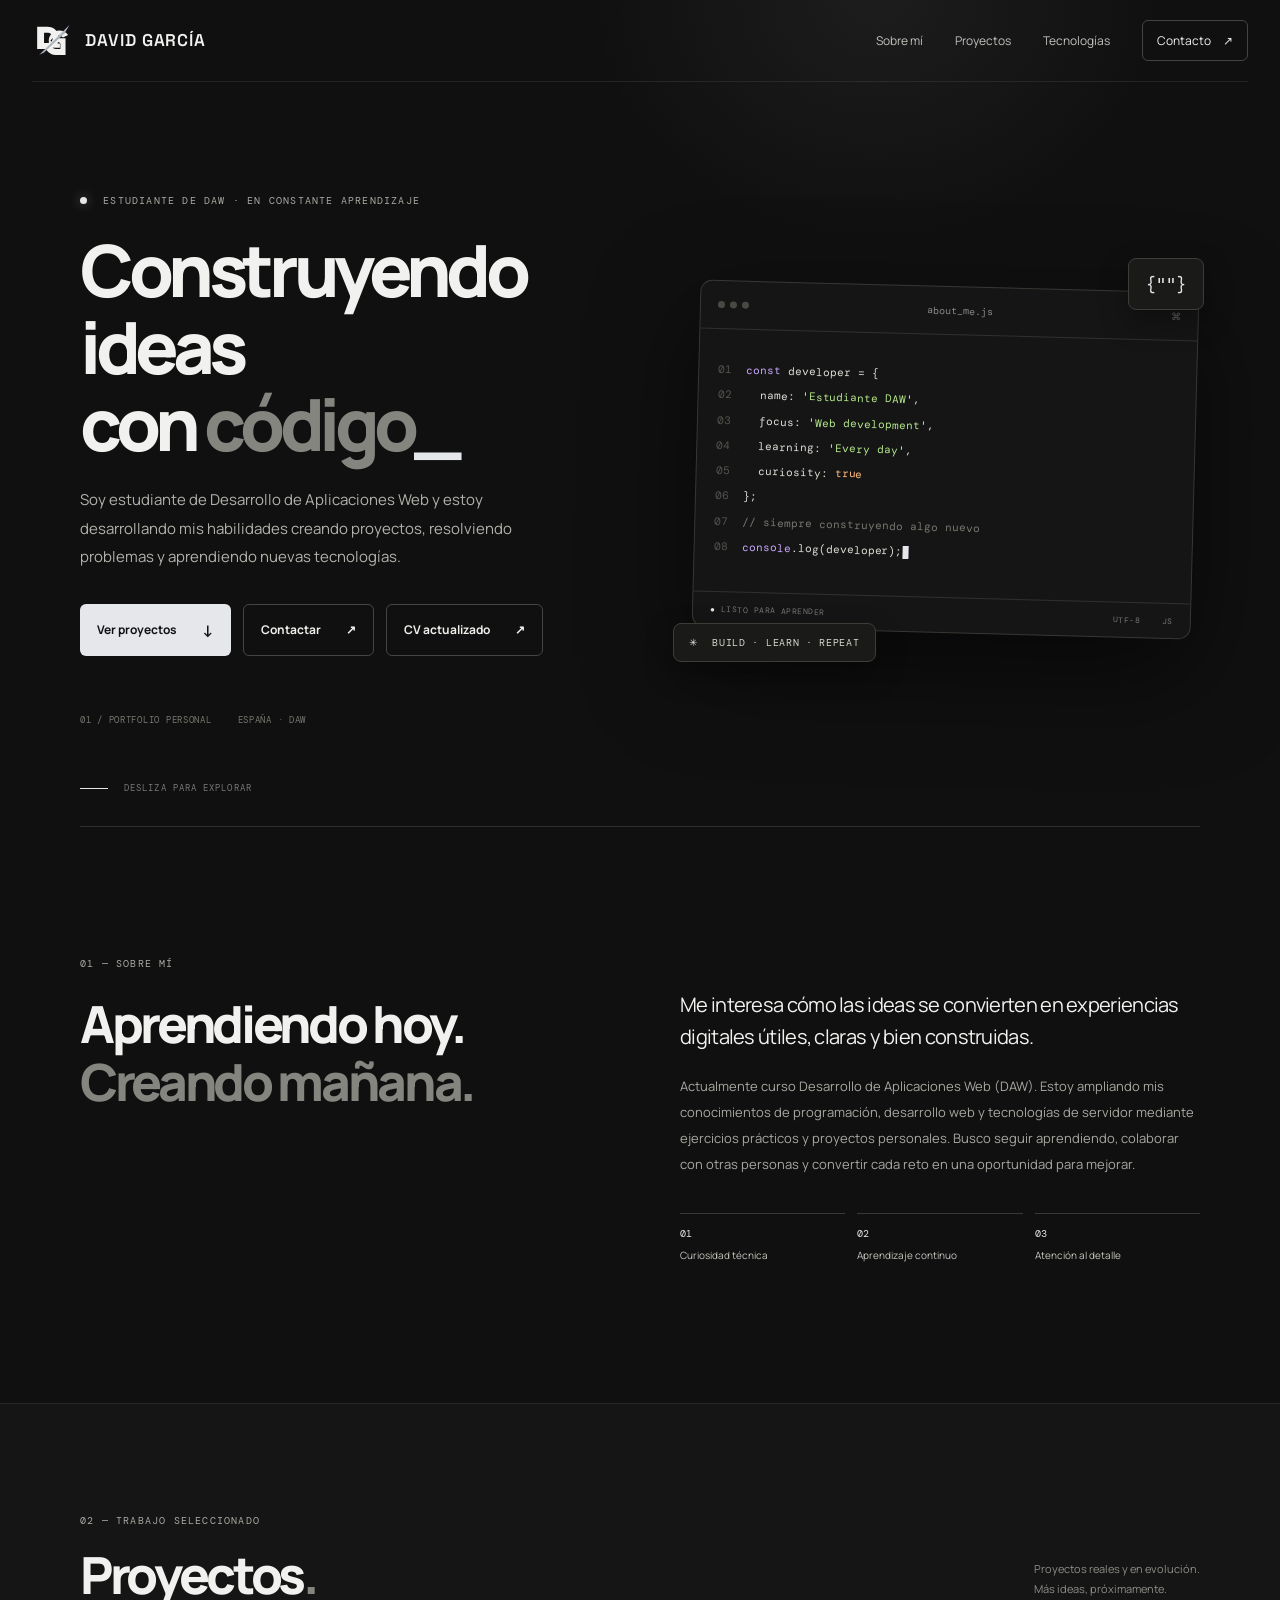
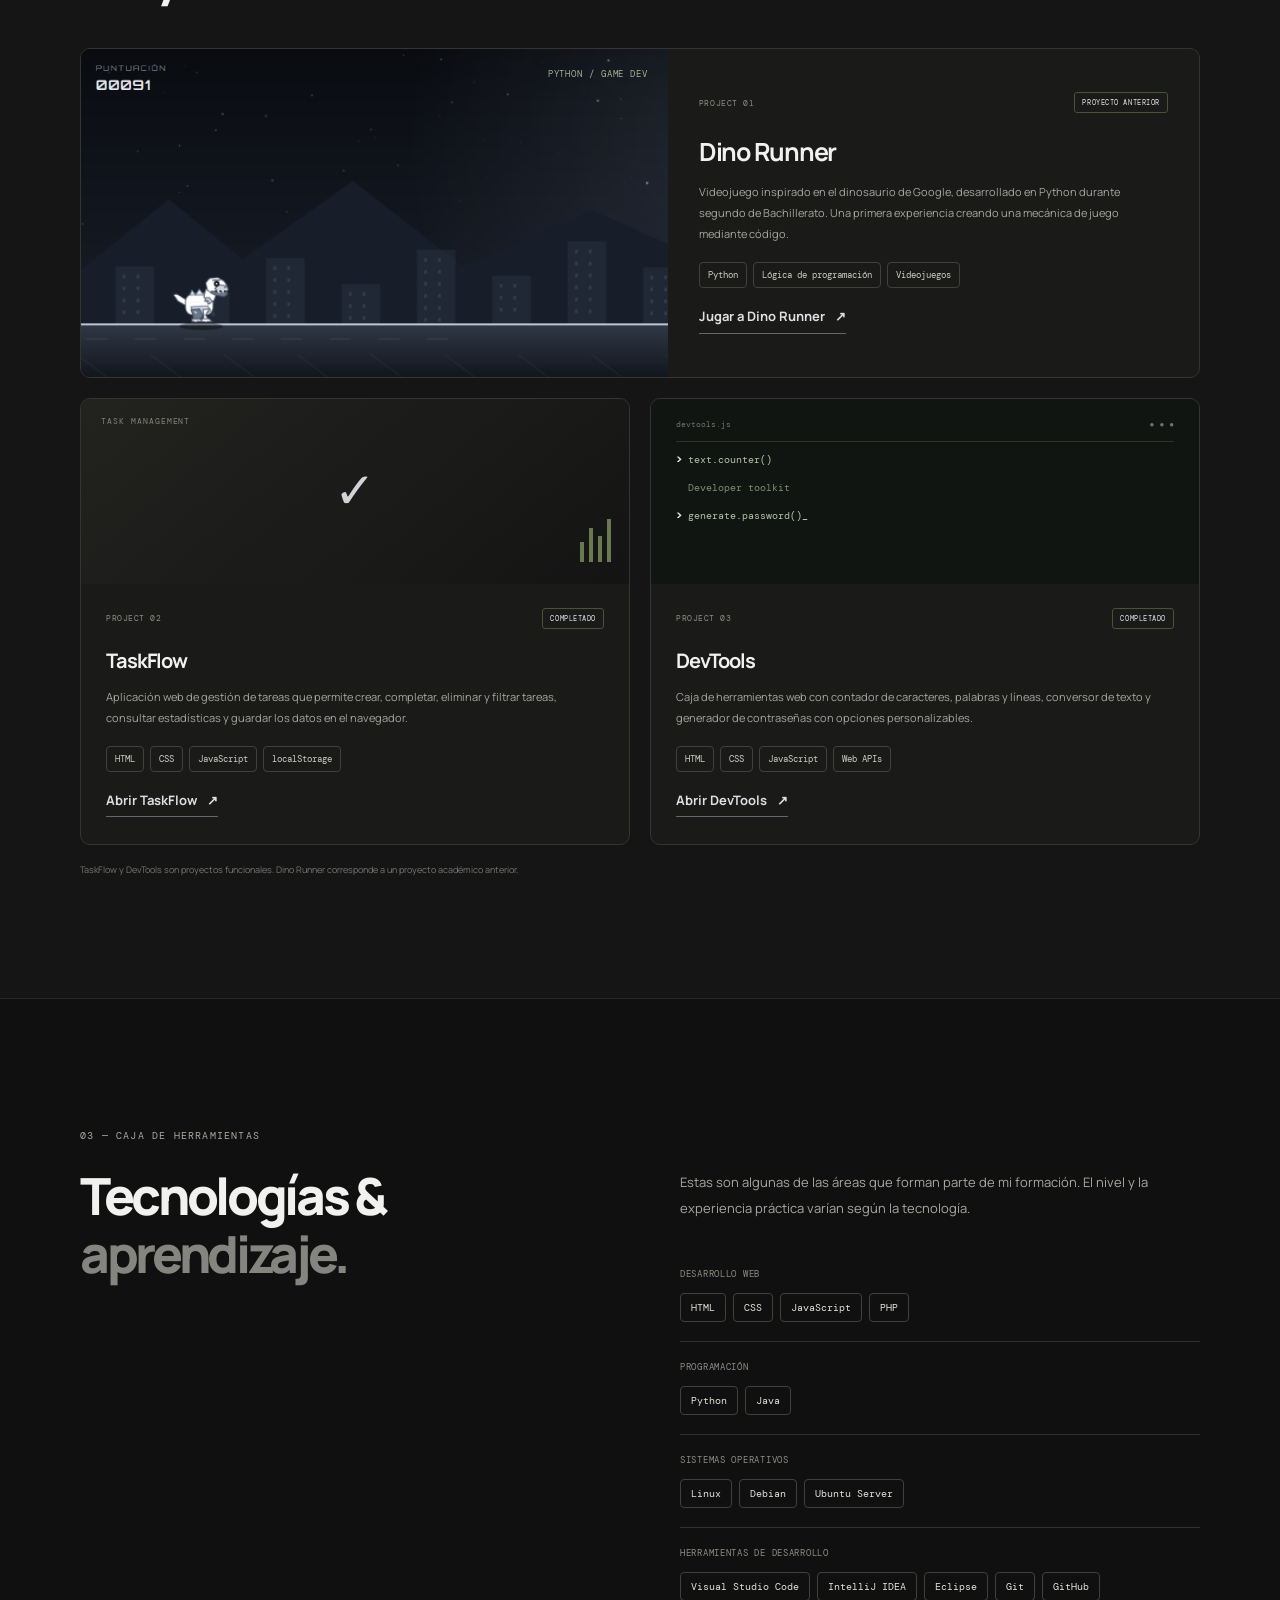
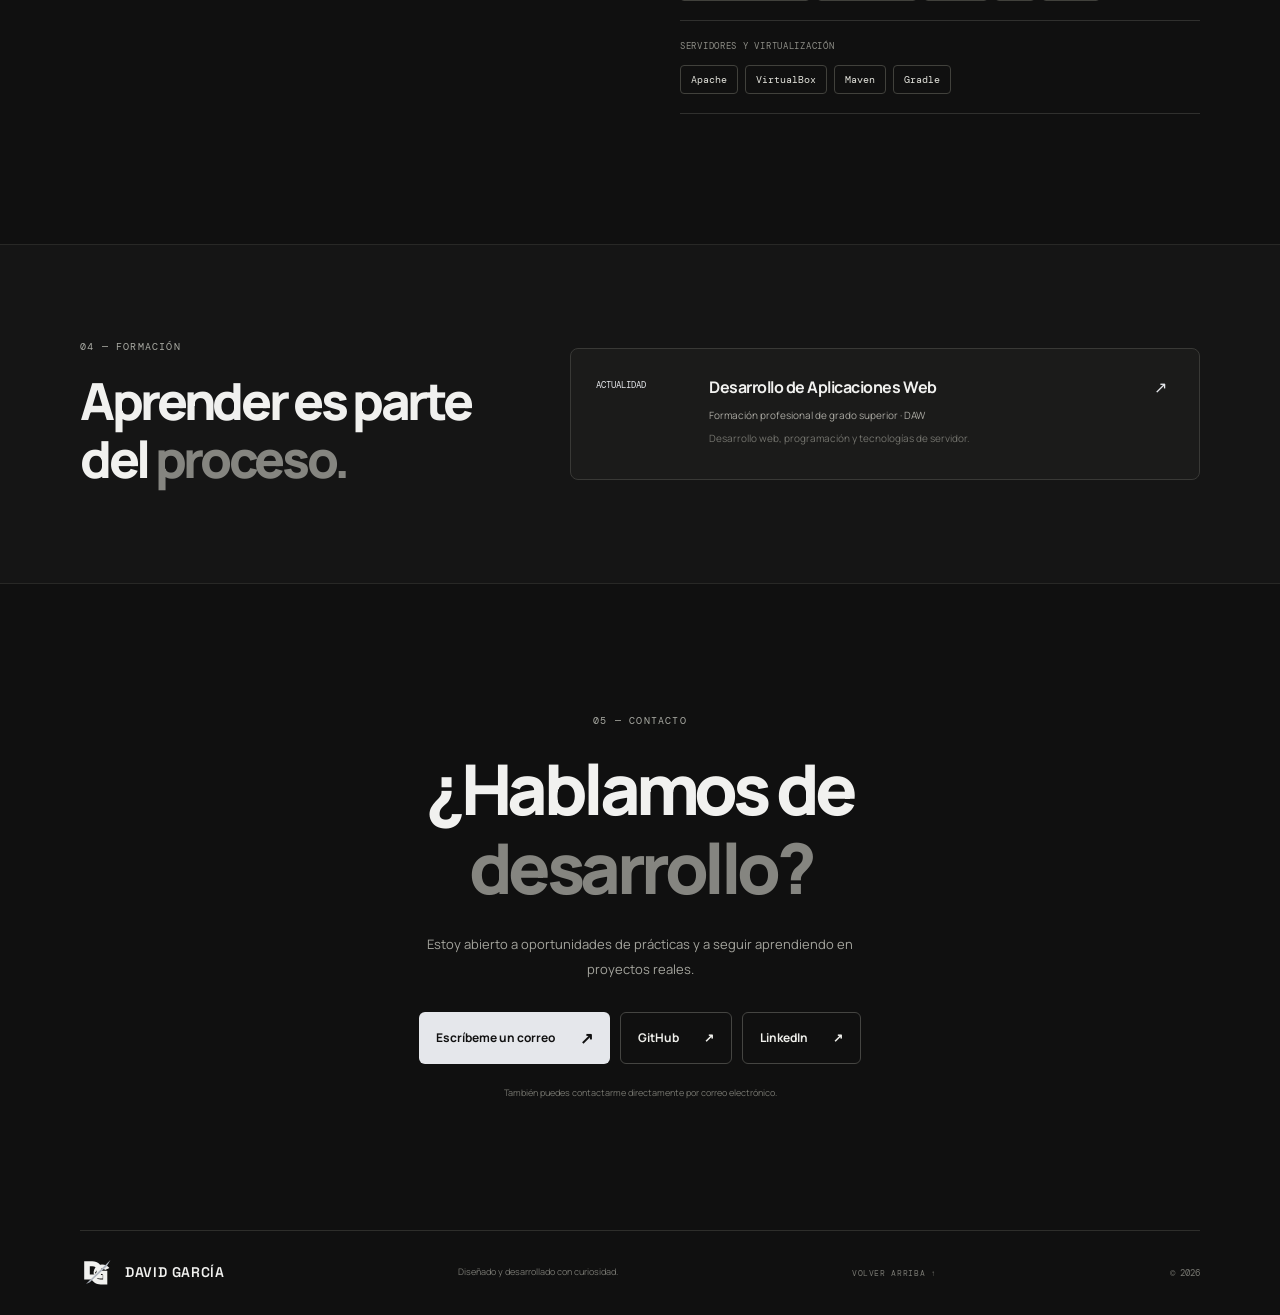
<file: index.html>
<!DOCTYPE html>
<html lang="es">
<head>
  <meta charset="UTF-8">
  <meta name="viewport" content="width=device-width, initial-scale=1.0">
  <meta name="theme-color" content="#111111">
  <meta name="description" content="Portfolio de un estudiante de Desarrollo de Aplicaciones Web (DAW). Proyectos, formación y tecnologías.">
  <title>David García | Desarrollador web en formación</title>

  <link rel="preconnect" href="https://fonts.googleapis.com">
  <link rel="preconnect" href="https://fonts.gstatic.com" crossorigin>
  <link href="https://fonts.googleapis.com/css2?family=DM+Mono:wght@400;500&family=Manrope:wght@400;500;600;700;800&family=Space+Grotesk:wght@500;600;700&display=swap" rel="stylesheet">

  <link rel="stylesheet" href="style.css">
  <script src="script.js" defer></script>
</head>
<body>
  <div class="page-glow" aria-hidden="true"></div>

  <header class="site-header">
    <a class="brand" href="#inicio" aria-label="David García - Ir al inicio">
      <svg class="brand-logo" viewBox="0 0 100 100" role="img" aria-label="DG">
        <path class="logo-d" d="M12 18 H35 C52 18 62 29 62 44 C62 59 52 70 35 70 H12 Z M28 32 V56 H35 C43 56 48 52 48 44 C48 36 43 32 35 32 Z" fill-rule="evenodd"/>
        <path class="logo-g" d="M72 43 C66 37 59 36 52 40 L43 50 L48 61 L55 55 C58 53 61 53 65 55 V67 H56 C48 67 43 62 43 54 L31 66 C36 78 46 84 59 84 H78 V45 H59 V57 H66 V70 H59 C48 70 39 62 39 51 C39 37 50 27 63 27 C72 27 79 31 84 37 Z"/>
        <path class="logo-slash" d="M17 83 L87 14 L76 33 L28 78 Z"/>
      </svg>
      <span class="brand-name">DAVID GARCÍA</span>
    </a>

    <button class="menu-toggle" aria-label="Abrir menú" aria-expanded="false">☰</button>

    <nav class="nav" aria-label="Navegación principal">
      <a href="#sobre-mi">Sobre mí</a>
      <a href="#proyectos">Proyectos</a>
      <a href="#tecnologias">Tecnologías</a>
      <a class="nav-contact" href="#contacto">Contacto <span>↗</span></a>
    </nav>
  </header>

  <main>
    <!-- INICIO -->
    <section class="hero section-wrap" id="inicio">
      <div class="hero-copy">
        <p class="eyebrow"><span class="status-dot"></span> ESTUDIANTE DE DAW · EN CONSTANTE APRENDIZAJE</p>

        <h1>Construyendo ideas<br>con <span class="muted-word">código</span><span class="cursor">_</span></h1>

        <p class="hero-description">Soy estudiante de Desarrollo de Aplicaciones Web y estoy desarrollando mis habilidades creando proyectos, resolviendo problemas y aprendiendo nuevas tecnologías.</p>

        <div class="hero-actions">
          <a class="button button-primary" href="#proyectos">Ver proyectos <span>↓</span></a>
          <a class="button button-secondary" href="#contacto">Contactar <span>↗</span></a>
          <a class="button button-secondary" href="David_Garcia_CV_Actualizado.pdf" target="_blank" rel="noopener noreferrer">CV actualizado <span>↗</span></a>
        </div>

        <div class="hero-meta">
          <span>01 / PORTFOLIO PERSONAL</span>
          <span>ESPAÑA · DAW</span>
        </div>
      </div>

      <div class="hero-art" aria-label="Ilustración decorativa de código">
        <div class="code-window">
          <div class="window-top">
            <div class="window-dots"><i></i><i></i><i></i></div>
            <span>about_me.js</span>
            <span class="window-lock">⌘</span>
          </div>

          <div class="code-lines">
            <p><span class="line-no">01</span><span class="code-purple">const</span> developer = {</p>
            <p><span class="line-no">02</span>&nbsp;&nbsp;name: <span class="code-green">'Estudiante DAW'</span>,</p>
            <p><span class="line-no">03</span>&nbsp;&nbsp;focus: <span class="code-green">'Web development'</span>,</p>
            <p><span class="line-no">04</span>&nbsp;&nbsp;learning: <span class="code-green">'Every day'</span>,</p>
            <p><span class="line-no">05</span>&nbsp;&nbsp;curiosity: <span class="code-orange">true</span></p>
            <p><span class="line-no">06</span>};</p>
            <p class="code-comment"><span class="line-no">07</span>// siempre construyendo algo nuevo</p>
            <p><span class="line-no">08</span><span class="code-purple">console</span>.log(developer);<span class="typing-cursor"></span></p>
          </div>

          <div class="window-footer">
            <span><span class="footer-green">●</span> LISTO PARA APRENDER</span>
            <span>UTF-8&nbsp; &nbsp; JS</span>
          </div>
        </div>

        <div class="floating-chip chip-top">{"</>"}</div>
        <div class="floating-chip chip-bottom"><span class="chip-icon">✳</span> BUILD · LEARN · REPEAT</div>
      </div>

      <div class="scroll-cue"><span></span> DESLIZA PARA EXPLORAR</div>
    </section>

    <!-- SOBRE MÍ -->
    <section class="section-wrap about-section" id="sobre-mi">
      <div class="section-heading">
        <p class="eyebrow">01 — SOBRE MÍ</p>
        <h2>Aprendiendo hoy.<br><span class="muted-word">Creando mañana.</span></h2>
      </div>

      <div class="about-content">
        <p class="about-lead">Me interesa cómo las ideas se convierten en experiencias digitales útiles, claras y bien construidas.</p>

        <p class="body-copy">Actualmente curso Desarrollo de Aplicaciones Web (DAW). Estoy ampliando mis conocimientos de programación, desarrollo web y tecnologías de servidor mediante ejercicios prácticos y proyectos personales. Busco seguir aprendiendo, colaborar con otras personas y convertir cada reto en una oportunidad para mejorar.</p>

        <div class="about-facts">
          <div><span class="fact-number">01</span><span>Curiosidad técnica</span></div>
          <div><span class="fact-number">02</span><span>Aprendizaje continuo</span></div>
          <div><span class="fact-number">03</span><span>Atención al detalle</span></div>
        </div>
      </div>
    </section>

    <!-- PROYECTOS -->
    <section class="projects-section" id="proyectos">
      <div class="section-wrap">
        <div class="section-title-row">
          <div>
            <p class="eyebrow">02 — TRABAJO SELECCIONADO</p>
            <h2>Proyectos<span class="muted-word">.</span></h2>
          </div>
          <p class="section-side-note">Proyectos reales y en evolución.<br>Más ideas, próximamente.</p>
        </div>

        <!-- PROJECT 01: DINO RUNNER -->
        <article class="project-card featured-project">
          <div class="project-visual dino-visual">
            <div class="visual-label">PYTHON / GAME DEV</div>
            <img
              class="dino-screenshot"
              src="img/dinosaurio.png"
              alt="Captura del videojuego Dinosaur Runner desarrollado en Python"
              loading="lazy"
            >
          </div>

          <div class="project-info">
            <div class="project-topline">
              <span class="project-index">PROJECT 01</span>
              <span class="project-status">PROYECTO ANTERIOR</span>
            </div>

            <h3>Dino Runner</h3>
            <p>Videojuego inspirado en el dinosaurio de Google, desarrollado en Python durante segundo de Bachillerato. Una primera experiencia creando una mecánica de juego mediante código.</p>

            <div class="tag-list">
              <span>Python</span>
              <span>Lógica de programación</span>
              <span>Videojuegos</span>
            </div>
            <a class="project-link" href="dino-runner/index.html"> Jugar a Dino Runner <span>↗</span></a>
          </div>
        </article>

        <div class="project-grid">
          <!-- PROJECT 02: TASKFLOW -->
          <article class="project-card small-project">
            <div class="project-abstract abstract-web">
              <span class="abstract-symbol">✓</span>
              <span class="abstract-caption">TASK MANAGEMENT</span>
              <div class="abstract-lines"><i></i><i></i><i></i><i></i></div>
            </div>

            <div class="project-info">
              <div class="project-topline">
                <span class="project-index">PROJECT 02</span>
                <span class="project-status">COMPLETADO</span>
              </div>

              <h3>TaskFlow</h3>
              <p>Aplicación web de gestión de tareas que permite crear, completar, eliminar y filtrar tareas, consultar estadísticas y guardar los datos en el navegador.</p>

              <div class="tag-list">
                <span>HTML</span>
                <span>CSS</span>
                <span>JavaScript</span>
                <span>localStorage</span>
              </div>

              <a class="project-link" href="taskflow/index.html">
                Abrir TaskFlow <span>↗</span>
              </a>
            </div>
          </article>

          <!-- PROJECT 03: DEVTOOLS -->
          <article class="project-card small-project">
            <div class="project-abstract abstract-terminal">
              <div class="terminal-top">
                <span>devtools.js</span>
                <span>● ● ●</span>
              </div>

              <div class="terminal-content">
                <p><b>&gt;</b> text.counter()</p>
                <p class="terminal-output">Developer toolkit</p>
                <p><b>&gt;</b> generate.password()<span class="terminal-caret">_</span></p>
              </div>
            </div>

            <div class="project-info">
              <div class="project-topline">
                <span class="project-index">PROJECT 03</span>
                <span class="project-status">COMPLETADO</span>
              </div>

              <h3>DevTools</h3>
              <p>Caja de herramientas web con contador de caracteres, palabras y líneas, conversor de texto y generador de contraseñas con opciones personalizables.</p>

              <div class="tag-list">
                <span>HTML</span>
                <span>CSS</span>
                <span>JavaScript</span>
                <span>Web APIs</span>
              </div>

              <a class="project-link" href="devtools/index.html">
                Abrir DevTools <span>↗</span>
              </a>
            </div>
          </article>
        </div>

        <p class="projects-disclaimer">TaskFlow y DevTools son proyectos funcionales. Dino Runner corresponde a un proyecto académico anterior.</p>
      </div>
    </section>

    <!-- TECNOLOGÍAS -->
    <section class="section-wrap skills-section" id="tecnologias">
      <div class="section-heading">
        <p class="eyebrow">03 — CAJA DE HERRAMIENTAS</p>
        <h2>Tecnologías &<br><span class="muted-word">aprendizaje.</span></h2>
      </div>

      <div class="skills-content">
        <p class="body-copy">Estas son algunas de las áreas que forman parte de mi formación. El nivel y la experiencia práctica varían según la tecnología.</p>

        <div class="skill-groups">
          <div class="skill-group">
            <span class="skill-label">DESARROLLO WEB</span>
            <div class="skill-pills">
              <span>HTML</span>
              <span>CSS</span>
              <span>JavaScript</span>
              <span>PHP</span>
            </div>
          </div>

          <div class="skill-group">
            <span class="skill-label">PROGRAMACIÓN</span>
            <div class="skill-pills">
              <span>Python</span>
              <span>Java</span>
            </div>
          </div>

          <div class="skill-group">
            <span class="skill-label">SISTEMAS OPERATIVOS</span>
            <div class="skill-pills">
              <span>Linux</span>
              <span>Debian</span>
              <span>Ubuntu Server</span>
            </div>
          </div>

          <div class="skill-group">
            <span class="skill-label">HERRAMIENTAS DE DESARROLLO</span>
            <div class="skill-pills">
              <span>Visual Studio Code</span>
              <span>IntelliJ IDEA</span>
              <span>Eclipse</span>
              <span>Git</span>
              <span>GitHub</span>
            </div>
          </div>

          <div class="skill-group">
            <span class="skill-label">SERVIDORES Y VIRTUALIZACIÓN</span>
            <div class="skill-pills">
              <span>Apache</span>
              <span>VirtualBox</span>
              <span>Maven</span>
              <span>Gradle</span>
            </div>
          </div>
        </div>
      </div>
    </section>

    <!-- FORMACIÓN -->
    <section class="education-section">
      <div class="section-wrap education-inner">
        <div>
          <p class="eyebrow">04 — FORMACIÓN</p>
          <h2>Aprender es parte<br>del <span class="muted-word">proceso.</span></h2>
        </div>

        <div class="education-card">
          <span class="education-year">ACTUALIDAD</span>
          <div>
            <h3>Desarrollo de Aplicaciones Web</h3>
            <p>Formación profesional de grado superior · DAW</p>
            <p class="education-detail">Desarrollo web, programación y tecnologías de servidor.</p>
          </div>
          <span class="education-icon">↗</span>
        </div>
      </div>
    </section>

    <!-- CONTACTO -->
    <section class="contact-section" id="contacto">
      <div class="section-wrap contact-inner">
        <p class="eyebrow">05 — CONTACTO</p>

        <h2>¿Hablamos de<br><span class="muted-word">desarrollo?</span></h2>

        <p class="contact-copy">Estoy abierto a oportunidades de prácticas y a seguir aprendiendo en proyectos reales.</p>

        <div class="contact-actions">
          <a class="button button-primary" href="mailto:dgarciacebrian@gmail.com">Escríbeme un correo <span>↗</span></a>
          <a class="button button-secondary" href="https://github.com/Garmond404" target="_blank" rel="noopener noreferrer">GitHub <span>↗</span></a>
          <a class="button button-secondary" href="https://www.linkedin.com/in/david-garc%C3%ADa-cebri%C3%A1n-162633447/" target="_blank" rel="noopener noreferrer">LinkedIn <span>↗</span></a>
        </div>

        <p class="contact-reminder">También puedes contactarme directamente por correo electrónico.</p>
      </div>
    </section>
  </main>

  <!-- PIE DE PÁGINA -->
  <footer class="site-footer section-wrap">
    <a class="brand footer-brand" href="#inicio" aria-label="David García - Ir al inicio">
      <svg class="brand-logo" viewBox="0 0 100 100" role="img" aria-label="DG">
        <path class="logo-d" d="M12 18 H35 C52 18 62 29 62 44 C62 59 52 70 35 70 H12 Z M28 32 V56 H35 C43 56 48 52 48 44 C48 36 43 32 35 32 Z" fill-rule="evenodd"/>
        <path class="logo-g" d="M72 43 C66 37 59 36 52 40 L43 50 L48 61 L55 55 C58 53 61 53 65 55 V67 H56 C48 67 43 62 43 54 L31 66 C36 78 46 84 59 84 H78 V45 H59 V57 H66 V70 H59 C48 70 39 62 39 51 C39 37 50 27 63 27 C72 27 79 31 84 37 Z"/>
        <path class="logo-slash" d="M17 83 L87 14 L76 33 L28 78 Z"/>
      </svg>
      <span class="brand-name">DAVID GARCÍA</span>
    </a>

    <span>Diseñado y desarrollado con curiosidad.</span>
    <a href="#inicio" class="back-top">VOLVER ARRIBA ↑</a>
    <span class="copyright">© <span id="year"></span></span>
  </footer>
</body>
</html>
</file>
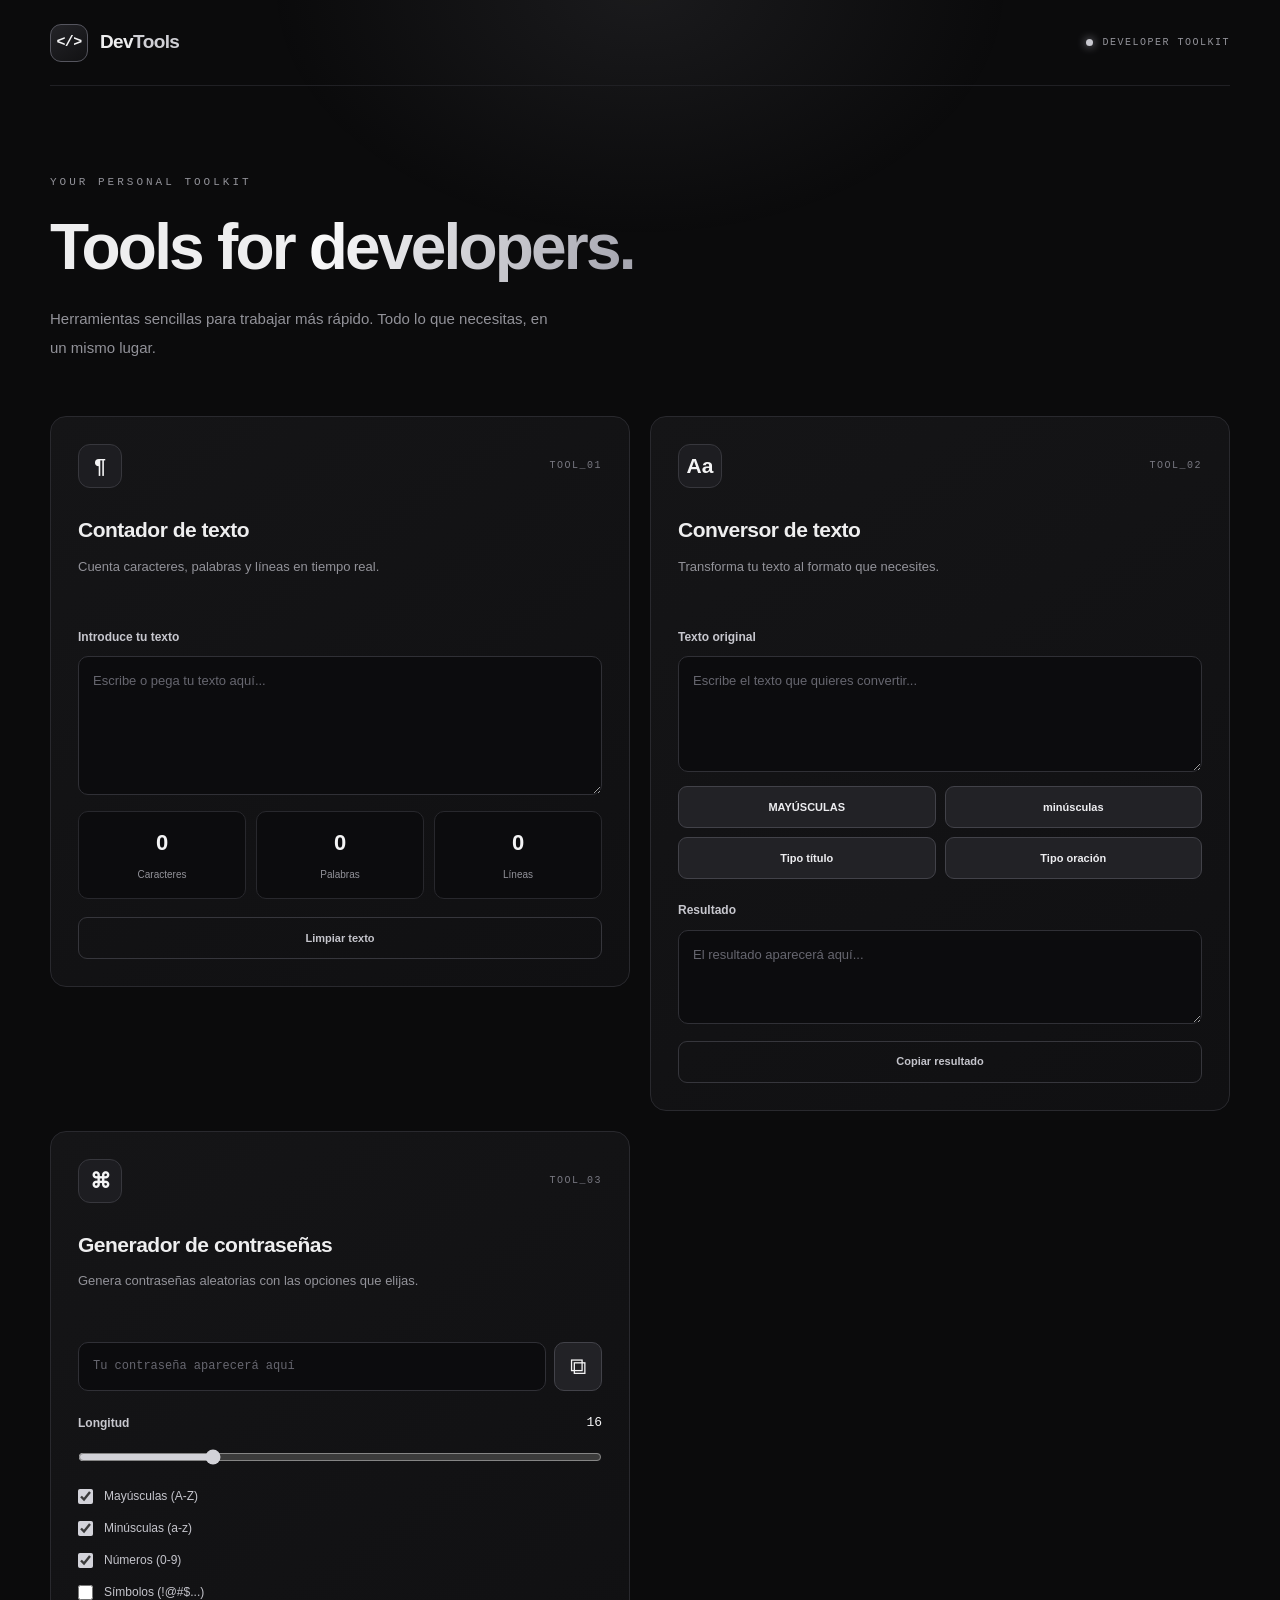
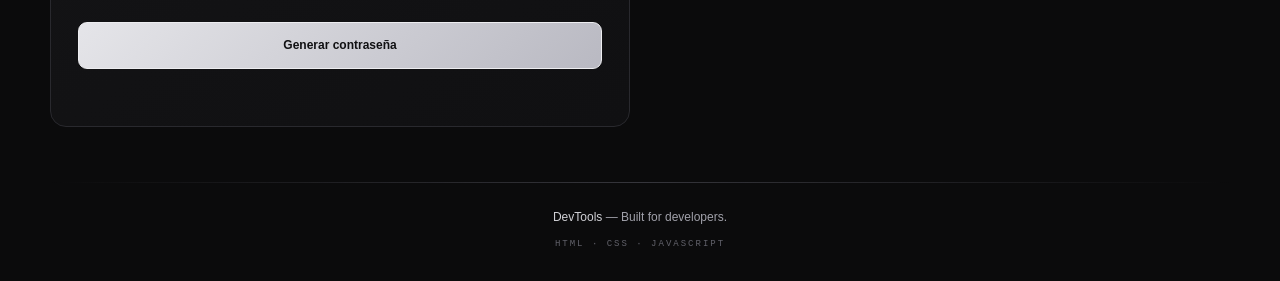
<file: devtools/index.html>
<!DOCTYPE html>
<html lang="es">
<head>
    <meta charset="UTF-8">
    <meta name="viewport" content="width=device-width, initial-scale=1.0">
    <meta name="theme-color" content="#101010">
    <meta name="description" content="DevTools: herramientas web sencillas para desarrolladores.">
    <title>DevTools | Developer Toolkit</title>
    <link rel="stylesheet" href="style.css">
    <script src="script.js" defer></script>
</head>
<body>
    <div class="background-glow"></div>

    <header class="topbar">
        <a href="#inicio" class="brand">
            <span class="brand-icon">&lt;/&gt;</span>
            <span>Dev<span class="silver">Tools</span></span>
        </a>

        <span class="status">
            <span class="status-dot"></span>
            DEVELOPER TOOLKIT
        </span>
    </header>

    <main class="container" id="inicio">
        <section class="hero">
            <p class="eyebrow">YOUR PERSONAL TOOLKIT</p>
            <h1>Tools for <span class="silver">developers.</span></h1>
            <p class="hero-description">
                Herramientas sencillas para trabajar más rápido.
                Todo lo que necesitas, en un mismo lugar.
            </p>
        </section>

        <section class="tools-grid" aria-label="Herramientas disponibles">

            <!-- TOOL 01: CONTADOR -->
            <article class="tool-card">
                <div class="card-header">
                    <div class="tool-icon">&para;</div>
                    <span class="tool-number">TOOL_01</span>
                </div>

                <h2>Contador de texto</h2>
                <p class="card-description">
                    Cuenta caracteres, palabras y líneas en tiempo real.
                </p>

                <label for="text-input">Introduce tu texto</label>
                <textarea
                    id="text-input"
                    placeholder="Escribe o pega tu texto aquí..."
                    rows="5"
                ></textarea>

                <div class="text-stats">
                    <div class="stat">
                        <span id="char-count">0</span>
                        <small>Caracteres</small>
                    </div>
                    <div class="stat">
                        <span id="word-count">0</span>
                        <small>Palabras</small>
                    </div>
                    <div class="stat">
                        <span id="line-count">0</span>
                        <small>Líneas</small>
                    </div>
                </div>

                <button class="button button-secondary" id="clear-text">
                    Limpiar texto
                </button>
            </article>

            <!-- TOOL 02: CONVERSOR -->
            <article class="tool-card">
                <div class="card-header">
                    <div class="tool-icon">Aa</div>
                    <span class="tool-number">TOOL_02</span>
                </div>

                <h2>Conversor de texto</h2>
                <p class="card-description">
                    Transforma tu texto al formato que necesites.
                </p>

                <label for="convert-input">Texto original</label>
                <textarea
                    id="convert-input"
                    placeholder="Escribe el texto que quieres convertir..."
                    rows="4"
                ></textarea>

                <div class="button-grid">
                    <button class="button" data-case="upper">MAYÚSCULAS</button>
                    <button class="button" data-case="lower">minúsculas</button>
                    <button class="button" data-case="title">Tipo título</button>
                    <button class="button" data-case="sentence">Tipo oración</button>
                </div>

                <label for="convert-output">Resultado</label>
                <textarea
                    id="convert-output"
                    placeholder="El resultado aparecerá aquí..."
                    rows="3"
                    readonly
                ></textarea>

                <button class="button button-secondary" id="copy-converted">
                    Copiar resultado
                </button>
            </article>

            <!-- TOOL 03: GENERADOR -->
            <article class="tool-card">
                <div class="card-header">
                    <div class="tool-icon">⌘</div>
                    <span class="tool-number">TOOL_03</span>
                </div>

                <h2>Generador de contraseñas</h2>
                <p class="card-description">
                    Genera contraseñas aleatorias con las opciones que elijas.
                </p>

                <div class="password-output">
                    <input
                        id="password-output"
                        type="text"
                        placeholder="Tu contraseña aparecerá aquí"
                        readonly
                        aria-label="Contraseña generada"
                    >
                    <button id="copy-password" class="icon-button" aria-label="Copiar contraseña" title="Copiar">
                        &#10697;
                    </button>
                </div>

                <div class="length-header">
                    <label for="password-length">Longitud</label>
                    <span id="length-value">16</span>
                </div>

                <input
                    id="password-length"
                    type="range"
                    min="8"
                    max="40"
                    value="16"
                >

                <div class="options-list">
                    <label class="option">
                        <input type="checkbox" id="include-upper" checked>
                        <span>Mayúsculas (A-Z)</span>
                    </label>
                    <label class="option">
                        <input type="checkbox" id="include-lower" checked>
                        <span>Minúsculas (a-z)</span>
                    </label>
                    <label class="option">
                        <input type="checkbox" id="include-numbers" checked>
                        <span>Números (0-9)</span>
                    </label>
                    <label class="option">
                        <input type="checkbox" id="include-symbols">
                        <span>Símbolos (!@#$...)</span>
                    </label>
                </div>

                <button class="button button-primary" id="generate-password">
                    Generar contraseña
                </button>

                <p id="password-message" class="message" aria-live="polite"></p>
            </article>

        </section>

        <footer class="footer">
            <div class="footer-line"></div>
            <p><span class="silver">DevTools</span> — Built for developers.</p>
            <span class="footer-credit">HTML · CSS · JAVASCRIPT</span>
        </footer>
    </main>

</body>
</html>
</file>
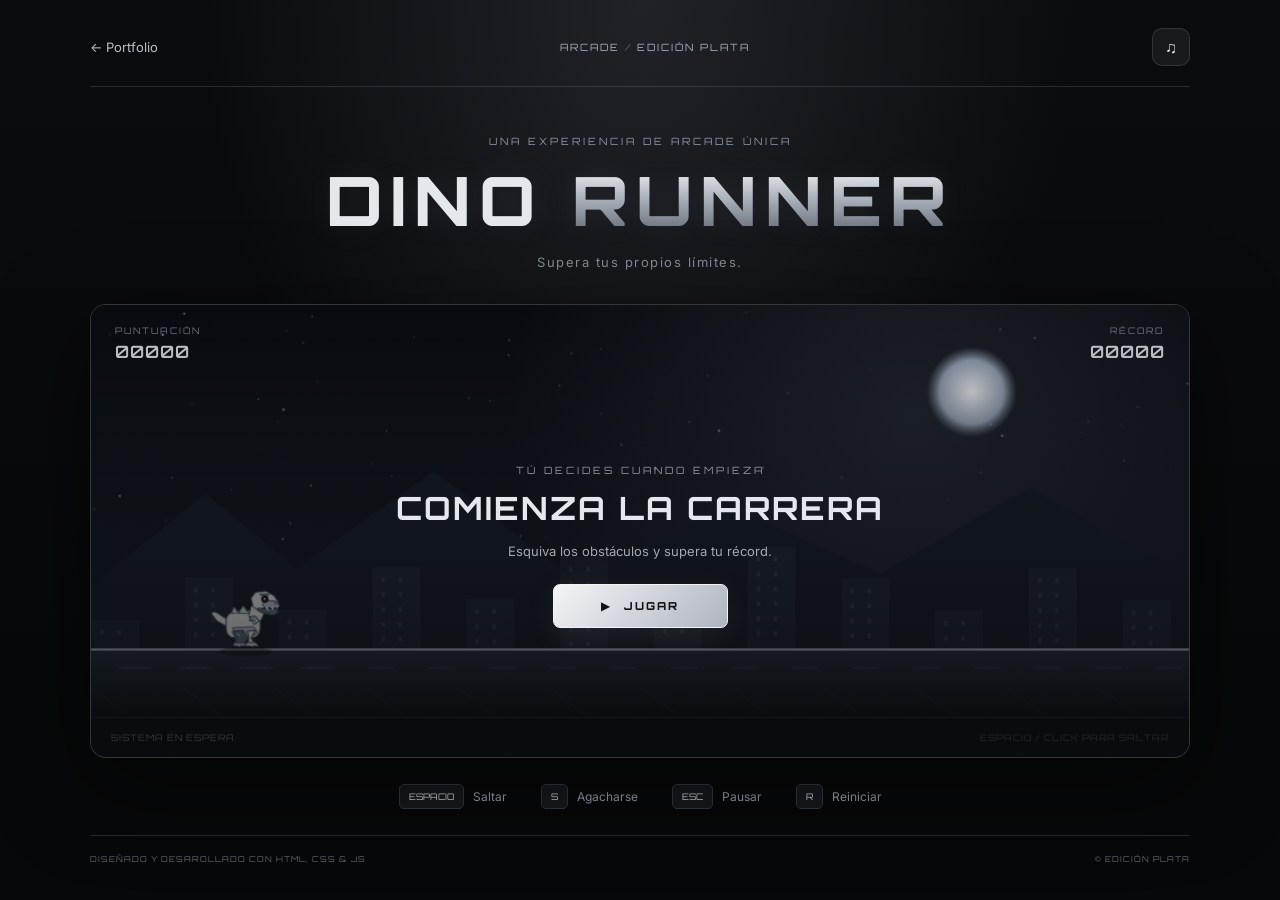
<file: dino-runner/index.html>
<!DOCTYPE html>
<html lang="es">
<head>
    <meta charset="UTF-8">
    <meta name="viewport" content="width=device-width, initial-scale=1.0">
    <meta name="theme-color" content="#090a0c">
    <meta name="description" content="Dino Runner Edición Plata: un juego arcade creado con HTML, CSS y JavaScript.">
    <title>Dino Runner | Edición Plata</title>
    <link rel="stylesheet" href="style.css">
    <script src="game.js" defer></script>
</head>
<body>
    <main class="game-shell">
        <header class="topbar">
            <a class="back-link" href="../index.html">← Portfolio</a>
            <span class="edition">ARCADE <span> / </span> EDICIÓN PLATA </span>
            <button id="sound-toggle" class="icon-button" type="button"
                aria-label="Activar o desactivar sonido" aria-pressed="true">♫</button>
        </header>

        <section class="intro">
            <p class="eyebrow">UNA EXPERIENCIA DE ARCADE ÚNICA</p>
            <h1>DINO <span>RUNNER</span></h1>
            <p class="subtitle">Supera tus propios límites.</p>
        </section>

        <section class="game-panel" aria-label="Zona de juego">
            <div class="stats">
                <div>
                    <span class="stat-label">PUNTUACIÓN</span>
                    <strong id="score">00000</strong>
                </div>
                <div>
                    <span class="stat-label">RÉCORD</span>
                    <strong id="best-score">00000</strong>
                </div>
            </div>

            <canvas id="game-canvas" width="960" height="360"
                aria-label="Dino Runner. Pulsa espacio o toca la pantalla para saltar.">
                Tu navegador no admite Canvas.
            </canvas>

            <div id="game-overlay" class="game-overlay">
                <p id="overlay-label" class="eyebrow">TÚ DECIDES CUANDO EMPIEZA</p>
                <h2 id="overlay-title">COMIENZA LA CARRERA</h2>
                <p id="overlay-message">Esquiva los obstáculos y supera tu récord.</p>
                <button id="start-button" class="primary-button" type="button">
                    <span>▶</span> JUGAR
                </button>
            </div>

            <div class="game-footer">
                <span id="game-status">SISTEMA EN ESPERA</span>
                <span>ESPACIO / CLICK PARA SALTAR</span>
            </div>
        </section>

        <section class="controls">
            <div class="control-item">
                <kbd>ESPACIO</kbd>
                <span>Saltar</span>
            </div>
            <div class="control-item">
                <kbd>S</kbd>
                <span>Agacharse</span>
            </div>
            <div class="control-item">
                <kbd>ESC</kbd>
                <span>Pausar</span>
            </div>
            <div class="control-item">
                <kbd>R</kbd>
                <span>Reiniciar</span>
            </div>
        </section>

        <footer class="page-footer">
            <span>DISEÑADO Y DESAROLLADO CON HTML, CSS & JS</span>
            <span>© EDICIÓN PLATA</span>
        </footer>
    </main>
</body>
</html>
</file>
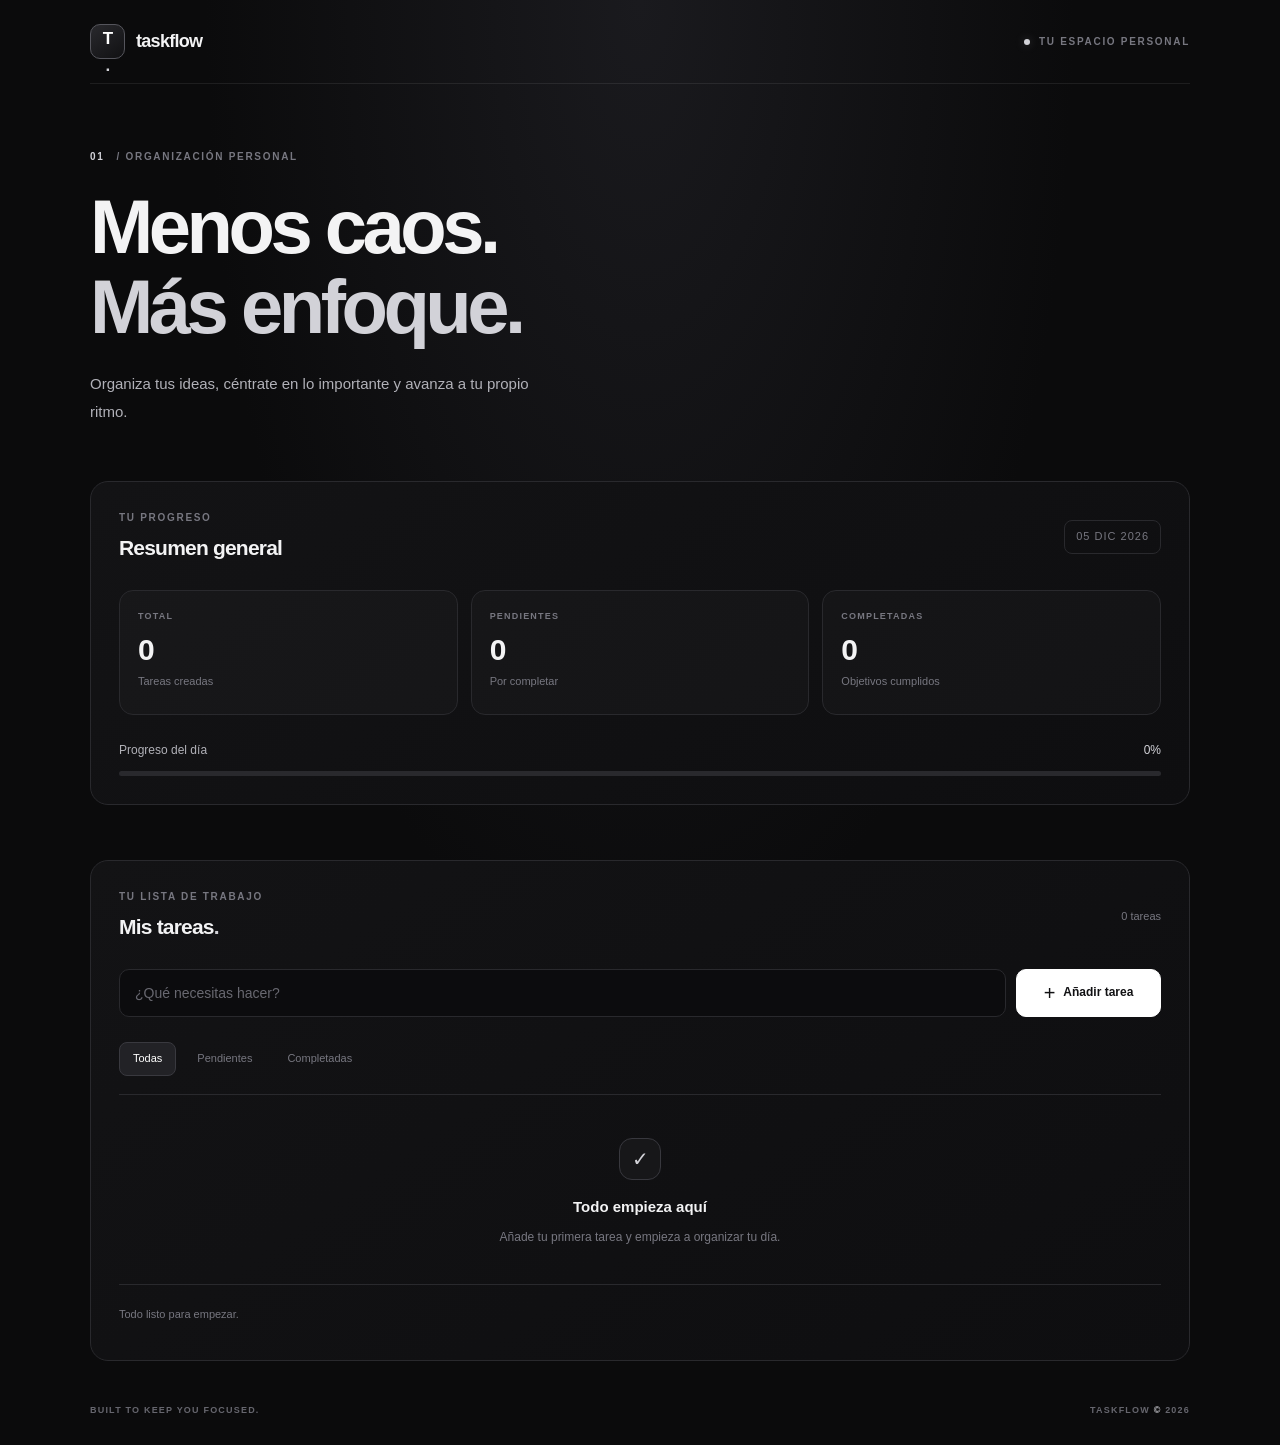
<file: taskflow/index.html>
<!DOCTYPE html>
<html lang="es">
<head>
  <meta charset="UTF-8">
  <meta name="viewport" content="width=device-width, initial-scale=1.0">
  <meta name="theme-color" content="#101010">
  <meta name="description" content="TaskFlow: un gestor de tareas minimalista para organizar tu día.">
  <title>TaskFlow — Organiza tu día</title>
  <link rel="stylesheet" href="style.css">
  <script src="script.js" defer></script>
</head>
<body>
  <div class="app-shell">
    <header class="topbar">
      <a class="brand" href="#" aria-label="TaskFlow, inicio">
        <span class="brand-mark">T<span>.</span></span>
        <span>taskflow</span>
      </a>

      <div class="topbar-right">
        <span class="status-dot"></span>
        <span class="topbar-label">TU ESPACIO PERSONAL</span>
      </div>
    </header>

    <main class="main-content">
      <section class="welcome">
        <p class="eyebrow"><span>01</span> / ORGANIZACIÓN PERSONAL</p>
        <h1>Menos caos.<br><span>Más enfoque.</span></h1>
        <p class="welcome-description">
          Organiza tus ideas, céntrate en lo importante
          y avanza a tu propio ritmo.
        </p>
      </section>

      <section class="overview" aria-label="Resumen de tareas">
        <div class="overview-heading">
          <div>
            <p class="section-label">TU PROGRESO</p>
            <h2>Resumen general</h2>
          </div>
          <span class="date-label" id="today-date">TU DÍA</span>
        </div>

        <div class="stats-grid">
          <article class="stat-card">
            <span class="stat-label">TOTAL</span>
            <span class="stat-number" id="total-count">0</span>
            <span class="stat-caption">Tareas creadas</span>
          </article>

          <article class="stat-card">
            <span class="stat-label">PENDIENTES</span>
            <span class="stat-number" id="pending-count">0</span>
            <span class="stat-caption">Por completar</span>
          </article>

          <article class="stat-card">
            <span class="stat-label">COMPLETADAS</span>
            <span class="stat-number" id="completed-count">0</span>
            <span class="stat-caption">Objetivos cumplidos</span>
          </article>
        </div>

        <div class="progress-section">
          <div class="progress-copy">
            <span>Progreso del día</span>
            <span id="progress-label">0%</span>
          </div>
          <div
            class="progress-track"
            id="progress-track"
            role="progressbar"
            aria-label="Progreso de tareas completadas"
            aria-valuemin="0"
            aria-valuemax="100"
            aria-valuenow="0"
          >
            <div class="progress-fill" id="progress-fill"></div>
          </div>
        </div>
      </section>

      <section class="tasks-section" aria-labelledby="tasks-title">
        <div class="section-heading">
          <div>
            <p class="section-label">TU LISTA DE TRABAJO</p>
            <h2 id="tasks-title">Mis tareas<span class="silver">.</span></h2>
          </div>
          <span class="task-counter" id="visible-count">0 tareas</span>
        </div>

        <form class="task-form" id="task-form">
          <label class="sr-only" for="task-input">Nueva tarea</label>
          <input
            id="task-input"
            name="task"
            type="text"
            maxlength="120"
            placeholder="¿Qué necesitas hacer?"
            autocomplete="off"
            required
          >
          <button class="add-button" type="submit">
            <span aria-hidden="true">+</span>
            <span>Añadir tarea</span>
          </button>
        </form>

        <div class="filters" role="group" aria-label="Filtrar tareas">
          <button class="filter-button active" type="button" data-filter="all" aria-pressed="true">
            Todas
          </button>
          <button class="filter-button" type="button" data-filter="pending" aria-pressed="false">
            Pendientes
          </button>
          <button class="filter-button" type="button" data-filter="completed" aria-pressed="false">
            Completadas
          </button>
        </div>

        <ul class="task-list" id="task-list" aria-label="Lista de tareas"></ul>

        <div class="empty-state" id="empty-state">
          <span class="empty-icon" aria-hidden="true">✓</span>
          <h3 id="empty-title">Todo empieza aquí</h3>
          <p id="empty-description">
            Añade tu primera tarea y empieza a organizar tu día.
          </p>
        </div>

        <div class="list-footer">
          <span id="footer-summary">Todo listo para empezar.</span>
          <button class="text-button" id="clear-completed" type="button" hidden>
            Borrar completadas
          </button>
        </div>
      </section>

      <footer class="app-footer">
        <span>BUILT TO KEEP YOU FOCUSED.</span>
        <span>TASKFLOW <span class="silver">©</span> 2026</span>
      </footer>
    </main>
  </div>
</body>
</html>
</file>
<file: style.css>
@import url('https://fonts.googleapis.com/css2?family=DM+Mono:wght@400;500&family=Manrope:wght@400;500;600;700;800&family=Space+Grotesk:wght@500;600;700&display=swap');

:root {
  --bg: #101010;
  --panel: #171717;
  --panel-2: #1c1c1c;
  --text: #f1f1ef;
  --muted: #a1a19d;
  --line: #30302e;
  --accent: #E5E7EB;
  --mono: "DM Mono", monospace;
  --sans: "Manrope", Arial, sans-serif;
}

* { box-sizing: border-box; }
html { scroll-behavior: smooth; scroll-padding-top: 92px; }
body {
  margin: 0;
  background: var(--bg);
  color: var(--text);
  font-family: var(--sans);
  line-height: 1.65;
  overflow-x: hidden;
}
a { color: inherit; text-decoration: none; }
button { font: inherit; }

.page-glow {
  position: absolute;
  top: -250px;
  left: 45%;
  width: 600px;
  height: 500px;
  background: radial-gradient(ellipse, rgba(229,231,235,.06), transparent 68%);
  pointer-events: none;
  z-index: -1;
}

.section-wrap {
  width: min(1120px, calc(100% - 64px));
  margin-inline: auto;
}

.site-header {
  height: 82px;
  width: min(1240px, calc(100% - 64px));
  margin: auto;
  display: flex;
  align-items: center;
  justify-content: space-between;
  border-bottom: 1px solid rgba(255,255,255,.08);
  position: relative;
  z-index: 5;
}

/* LOGO DG */
.brand {
  display: flex;
  align-items: center;
  gap: 10px;
  font-weight: 800;
  letter-spacing: -.06em;
  font-size: 19px;
}

/* NOMBRE JUNTO AL LOGO DG */
.brand-name {
  font-family: "Space Grotesk", sans-serif;
  font-size: 17px;
  font-weight: 600;
  letter-spacing: 0.055em;
  color: #f1f1ef;
  white-space: nowrap;
}

.brand-logo {
  display: block;
  width: 43px;
  height: 43px;
  flex-shrink: 0;
}

.logo-d, .logo-g { fill: #f1f1ef; }
.logo-slash { fill: #aeb4be; }
.brand-dot { color: var(--accent); }

.footer-brand {
  color: #e9e9e4;
  font-size: 15px;
}

.footer-brand .brand-logo {
  width: 35px;
  height: 35px;
}

.footer-brand .brand-name {
  font-size: 14px;
  letter-spacing: 0.045em;
}

.nav {
  display: flex;
  align-items: center;
  gap: 32px;
  font-size: 12px;
  color: #c2c2bd;
}
.nav a { transition: color .2s; }
.nav a:hover { color: var(--accent); }
.nav-contact {
  padding: 10px 14px;
  border: 1px solid #444;
  border-radius: 6px;
  color: var(--text) !important;
}
.nav-contact span { color: var(--accent); margin-left: 10px; }
.menu-toggle {
  display: none;
  background: none;
  color: white;
  border: 0;
  font-size: 23px;
}

.hero {
  min-height: 670px;
  padding-top: 112px;
  padding-bottom: 100px;
  display: grid;
  grid-template-columns: 1.05fr .95fr;
  align-items: center;
  gap: 48px;
  position: relative;
}
.eyebrow {
  font: 10px var(--mono);
  letter-spacing: .12em;
  color: #a9aaa3;
  margin: 0 0 24px;
}
.status-dot {
  display: inline-block;
  width: 7px;
  height: 7px;
  border-radius: 50%;
  background: var(--accent);
  margin-right: 9px;
  box-shadow: 0 0 12px #E5E7EB66;
}
.hero h1 {
  font-size: clamp(42px, 5.7vw, 72px);
  letter-spacing: -.075em;
  line-height: 1.07;
  margin: 0 0 24px;
  font-weight: 800;
}
.muted-word { color: #858580; }
.cursor { color: var(--accent); }
.hero-description {
  font-size: 15px;
  max-width: 500px;
  color: #b2b2ac;
  line-height: 1.9;
}
.hero-actions {
  display: flex;
  gap: 12px;
  margin-top: 32px;
  flex-wrap: wrap;
}
.button {
  display: inline-flex;
  align-items: center;
  justify-content: center;
  gap: 25px;
  padding: 13px 17px;
  border-radius: 6px;
  font-size: 12px;
  font-weight: 700;
  transition: transform .2s, border-color .2s;
}
.button:hover { transform: translateY(-2px); }
.button-primary { background: var(--accent); color: #111; }
.button-primary span { font-size: 16px; }
.button-secondary { border: 1px solid #454542; color: #efefeb; }
.button-secondary:hover { border-color: var(--accent); }
.hero-meta {
  margin-top: 58px;
  display: flex;
  gap: 26px;
  font: 9px var(--mono);
  letter-spacing: .08em;
  color: #777771;
}

.hero-art { position: relative; padding: 28px 5px; }
.code-window {
  background: #151515;
  border: 1px solid #373733;
  border-radius: 12px;
  box-shadow: 0 35px 100px #0008;
  overflow: hidden;
  transform: rotate(1.5deg);
}
.window-top {
  height: 48px;
  border-bottom: 1px solid #30302e;
  display: flex;
  align-items: center;
  justify-content: space-between;
  padding: 0 17px;
  font: 10px var(--mono);
  color: #888;
}
.window-dots { display: flex; gap: 5px; }
.window-dots i {
  width: 7px;
  height: 7px;
  border-radius: 50%;
  background: #484844;
}
.window-lock { color: #666; }
.code-lines {
  padding: 28px 19px 32px;
  font: 11px/2.3 var(--mono);
  color: #deded8;
  white-space: nowrap;
}
.code-lines p { margin: 0; }
.line-no { display: inline-block; width: 28px; color: #54544f; }
.code-purple { color: #c9a6ff; }
.code-green { color: #b5e78b; }
.code-orange { color: #ffbd80; }
.code-comment { color: #777770; }
.typing-cursor {
  display: inline-block;
  width: 6px;
  height: 13px;
  background: var(--accent);
  vertical-align: middle;
  animation: blink 1s steps(2,start) infinite;
}
.window-footer {
  display: flex;
  justify-content: space-between;
  padding: 12px 17px;
  border-top: 1px solid #30302e;
  color: #777;
  font: 8px var(--mono);
  letter-spacing: .06em;
}
.footer-green { color: var(--accent); }
.floating-chip {
  position: absolute;
  border: 1px solid #3d3d38;
  background: #1a1a18;
  border-radius: 8px;
  box-shadow: 0 12px 30px #0005;
  font: 10px var(--mono);
  color: #d8d8d1;
}
.chip-top {
  right: -4px;
  top: 0;
  padding: 14px 17px;
  color: var(--accent);
  font-size: 17px;
}
.chip-bottom {
  left: -18px;
  bottom: 0;
  padding: 12px 15px;
  letter-spacing: .07em;
}
.chip-icon { color: var(--accent); margin-right: 8px; }
.scroll-cue {
  position: absolute;
  bottom: 32px;
  left: 0;
  font: 9px var(--mono);
  letter-spacing: .12em;
  color: #777;
}
.scroll-cue span {
  display: inline-block;
  width: 28px;
  height: 1px;
  background: var(--accent);
  vertical-align: middle;
  margin-right: 10px;
}

.about-section {
  padding-top: 130px;
  padding-bottom: 140px;
  display: grid;
  grid-template-columns: 1fr 1fr;
  gap: 80px;
  border-top: 1px solid var(--line);
}
.section-heading h2, .section-title-row h2,
.education-inner h2, .contact-inner h2 {
  font-size: clamp(34px, 4vw, 52px);
  line-height: 1.14;
  letter-spacing: -.065em;
  margin: 0;
  font-weight: 800;
}
.about-content { padding-top: 32px; }
.about-lead {
  font-size: 20px;
  line-height: 1.6;
  letter-spacing: -.035em;
  margin: 0 0 20px;
}
.body-copy {
  font-size: 13px;
  color: #a8a8a2;
  line-height: 2;
  max-width: 550px;
}
.about-facts {
  display: grid;
  grid-template-columns: repeat(3, 1fr);
  gap: 12px;
  margin-top: 36px;
}
.about-facts div {
  border-top: 1px solid #393936;
  padding-top: 13px;
  display: flex;
  flex-direction: column;
  gap: 7px;
  font-size: 10px;
  color: #c5c5bf;
}
.fact-number { font: 10px var(--mono); color: var(--accent); }

.projects-section {
  background: #151515;
  border-top: 1px solid #282826;
  border-bottom: 1px solid #282826;
  padding: 110px 0 120px;
}
.section-title-row {
  display: flex;
  align-items: end;
  justify-content: space-between;
  margin-bottom: 44px;
}
.section-title-row .eyebrow { margin-bottom: 18px; }
.section-side-note { font-size: 11px; color: #8e8e88; line-height: 1.8; margin: 0 0 5px; }
.project-card {
  background: #1a1a19;
  border: 1px solid #343431;
  border-radius: 10px;
  overflow: hidden;
}
.featured-project {
  display: grid;
  grid-template-columns: 1.05fr .95fr;
  min-height: 330px;
}
.project-visual {
  position: relative;
  display: flex;
  align-items: center;
  justify-content: center;
  min-height: 300px;
  overflow: hidden;
}
.dino-visual {
  background: #1b2119;
  background-image: radial-gradient(ellipse at 50% 90%,#566a39 0,transparent 60%),linear-gradient(145deg,#1a201a,#101310);
}
.visual-label {
  position: absolute;
  top: 19px;
  left: auto;
  right: 20px;
  font: 9px var(--mono);
  letter-spacing: .1em;
  color: #a2b194;
  z-index: 2;
}
.dino-scene {
  width: 80%;
  height: 190px;
  position: relative;
  border-bottom: 2px solid #a6b58b;
  color: #E5E7EB;
}
.pixel-sun {
  position: absolute;
  right: 25px;
  top: 10px;
  width: 32px;
  height: 32px;
  background: #E5E7EB;
  opacity: .65;
  box-shadow: 0 0 40px #E5E7EB55;
}
.pixel-dino {
  position: absolute;
  bottom: 0;
  left: 35px;
  width: 37px;
  height: 56px;
  background: #E5E7EB;
  clip-path: polygon(0 25%,50% 25%,50% 0,100% 0,100% 65%,75% 65%,75% 100%,55% 100%,55% 75%,25% 75%,25% 100%,0 100%);
}
.pixel-dino:after {
  content: "";
  position: absolute;
  top: 8px;
  right: 5px;
  width: 4px;
  height: 4px;
  background: #172015;
}
.pixel-cactus {
  position: absolute;
  bottom: 0;
  width: 11px;
  height: 43px;
  background: #9fbd6a;
}
.pixel-cactus:before, .pixel-cactus:after {
  content: "";
  position: absolute;
  width: 9px;
  height: 20px;
  background: inherit;
}
.pixel-cactus:before {
  left: -8px;
  top: 13px;
  clip-path: polygon(0 0,100% 0,100% 100%,60% 100%,60% 45%,0 45%);
}
.pixel-cactus:after {
  right: -8px;
  top: 21px;
  clip-path: polygon(0 0,100% 0,100% 45%,40% 45%,40% 100%,0 100%);
}
.cactus-one { right: 70px; }
.cactus-two { right: 20px; height: 26px; }
.ground-line {
  position: absolute;
  bottom: 10px;
  left: 0;
  width: 100%;
  height: 1px;
  background: #8a9e6e;
  opacity: .5;
}
.score { position: absolute; right: 0; top: 0; font: 9px var(--mono); color: #a5b58b; }
.dino-caption {
  position: absolute;
  left: 0;
  top: 20px;
  font: 9px var(--mono);
  letter-spacing: .15em;
  color: #b7cba0;
}
.dino-caption span { color: var(--accent); }
.project-info {
  padding: 29px 31px;
  display: flex;
  flex-direction: column;
  align-items: flex-start;
  justify-content: center;
}
.project-topline {
  width: 100%;
  display: flex;
  justify-content: space-between;
  align-items: center;
  gap: 12px;
  font: 8px var(--mono);
  letter-spacing: .07em;
}
.project-index { color: #8e8e87; }
.project-status {
  color: #E5E7EB;
  border: 1px solid #475238;
  border-radius: 3px;
  padding: 5px 7px;
  font-size: 7px;
}
.status-planned { color: #b1b1ab; border-color: #444; }
.project-info h3 { font-size: 25px; letter-spacing: -.05em; margin: 18px 0 10px; }
.project-info>p:not(.project-footnote) {
  font-size: 11px;
  color: #a7a7a0;
  line-height: 1.9;
  margin: 0 0 17px;
}
.tag-list { display: flex; gap: 6px; flex-wrap: wrap; }
.tag-list span, .skill-pills span {
  border: 1px solid #41413c;
  border-radius: 4px;
  padding: 6px 8px;
  font: 9px var(--mono);
  color: #cecec7;
}
.project-footnote { font-size: 9px; color: #777770; line-height: 1.7; margin: 20px 0 0; }
.project-grid { display: grid; grid-template-columns: 1fr 1fr; gap: 20px; margin-top: 20px; }
.small-project { display: grid; grid-template-columns: 1fr; }
.project-abstract {
  height: 185px;
  position: relative;
  display: flex;
  align-items: center;
  justify-content: center;
  overflow: hidden;
}
.abstract-web { background: linear-gradient(140deg,#22221f,#141414); }
.abstract-symbol { font: 50px var(--mono); color: #E5E7EB; opacity: .9; }
.abstract-caption {
  position: absolute;
  left: 20px;
  top: 17px;
  font: 8px var(--mono);
  letter-spacing: .12em;
  color: #85857d;
}
.abstract-lines {
  position: absolute;
  right: 18px;
  bottom: 22px;
  display: flex;
  gap: 5px;
  align-items: end;
}
.abstract-lines i { display: block; width: 4px; background: #6b7950; height: 20px; }
.abstract-lines i:nth-child(2) { height: 34px; }
.abstract-lines i:nth-child(3) { height: 26px; }
.abstract-lines i:nth-child(4) { height: 43px; }
.abstract-terminal {
  background: #111512;
  align-items: flex-start;
  justify-content: flex-start;
  flex-direction: column;
  padding: 20px 25px;
}
.terminal-top {
  width: 100%;
  display: flex;
  justify-content: space-between;
  font: 8px var(--mono);
  color: #6e7667;
  border-bottom: 1px solid #2b3328;
  padding-bottom: 12px;
}
.terminal-content { font: 10px/2 var(--mono); color: #b6c2ac; }
.terminal-content p { margin: 8px 0; }
.terminal-content b { color: #E5E7EB; }
.terminal-output { color: #7d8e72 !important; padding-left: 12px; }
.terminal-caret { color: #E5E7EB; animation: blink 1s steps(2,start) infinite; }
.small-project .project-info { padding: 24px 25px 27px; }
.small-project .project-info h3 { font-size: 20px; margin-top: 15px; }
.small-project .project-info>p:not(.project-footnote) { font-size: 11px; }
.projects-disclaimer { font-size: 9px; color: #777771; margin: 18px 0 0; }

.skills-section {
  padding-top: 130px;
  padding-bottom: 130px;
  display: grid;
  grid-template-columns: 1fr 1fr;
  gap: 80px;
}
.skills-content { padding-top: 27px; }
.skill-groups { margin-top: 28px; }
.skill-group { padding: 19px 0; border-bottom: 1px solid #30302e; }
.skill-label {
  font: 9px var(--mono);
  letter-spacing: .08em;
  color: #8d8d86;
  display: block;
  margin-bottom: 13px;
}
.skill-pills { display: flex; flex-wrap: wrap; gap: 7px; }
.skill-pills span { font-size: 10px; padding: 7px 10px; color: #e3e3dc; }
.skills-note { font-size: 10px; color: #85857e; margin-top: 25px; }
.skills-note span { color: var(--accent); margin-right: 8px; }

.education-section {
  background: #151515;
  border-block: 1px solid #282826;
  padding: 95px 0;
}
.education-inner {
  display: grid;
  grid-template-columns: .8fr 1.2fr;
  gap: 70px;
  align-items: center;
}
.education-inner .eyebrow { margin-bottom: 18px; }
.education-card {
  border: 1px solid #393936;
  background: #1b1b1a;
  border-radius: 8px;
  padding: 25px;
  display: grid;
  grid-template-columns: 95px 1fr 20px;
  gap: 18px;
  align-items: start;
}
.education-year { font: 9px var(--mono); color: var(--accent); padding-top: 5px; }
.education-card h3 { font-size: 16px; letter-spacing: -.03em; margin: 0 0 7px; }
.education-card p { font-size: 10px; color: #aaa9a2; margin: 0 0 7px; }
.education-card .education-detail { color: #73736d; }
.education-icon { color: var(--accent); }

.contact-section { padding: 130px 0 120px; text-align: center; }
.contact-inner .eyebrow { margin-bottom: 22px; }
.contact-inner h2 { font-size: clamp(44px, 6vw, 70px); }
.contact-copy { font-size: 13px; color: #a4a49d; max-width: 450px; margin: 24px auto 0; line-height: 1.9; }
.contact-actions { display: flex; justify-content: center; gap: 10px; flex-wrap: wrap; margin-top: 30px; }
.contact-reminder { font-size: 9px; color: #777770; margin-top: 22px; }

.site-footer {
  min-height: 85px;
  border-top: 1px solid #2e2e2b;
  display: flex;
  align-items: center;
  justify-content: space-between;
  gap: 20px;
  color: #777771;
  font-size: 9px;
}
.back-top { font: 8px var(--mono); letter-spacing: .08em; }
.back-top:hover { color: var(--accent); }
.copyright { font: 9px var(--mono); }

@keyframes blink { to { visibility: hidden; } }

@media (max-width: 800px) {
  .section-wrap, .site-header { width: calc(100% - 40px); }

  .hero {
    grid-template-columns: 1fr;
    gap: 28px;
    padding-top: 75px;
    padding-bottom: 80px;
  }

  .hero-art { max-width: 540px; width: 100%; margin: 0 auto; }
  .hero-meta { margin-top: 38px; }
  .scroll-cue { bottom: 25px; }

  .about-section, .skills-section {
    grid-template-columns: 1fr;
    gap: 28px;
    padding-top: 90px;
    padding-bottom: 95px;
  }

  .about-content, .skills-content { padding-top: 0; }
  .featured-project { grid-template-columns: 1fr; }
  .project-visual { min-height: 270px; }
  .project-grid { gap: 14px; }
  .education-inner { grid-template-columns: 1fr; gap: 32px; }
  .projects-section { padding: 85px 0; }
  .section-title-row { align-items: start; }
  .education-section { padding: 75px 0; }
  .contact-section { padding: 95px 0; }
  .site-footer { flex-wrap: wrap; padding: 20px 0; }
  .site-footer>span:nth-child(2) { display: none; }
}

@media (max-width: 560px) {
  .section-wrap, .site-header { width: calc(100% - 32px); }
  .site-header { height: 70px; }
  .menu-toggle { display: block; }

  .nav {
    display: none;
    position: absolute;
    top: 69px;
    left: 0;
    right: 0;
    background: #171717;
    border: 1px solid #30302e;
    border-radius: 8px;
    padding: 15px;
    flex-direction: column;
    align-items: stretch;
    gap: 0;
  }

  .nav.open { display: flex; }
  .nav a { padding: 12px; }
  .nav-contact { text-align: center; margin-top: 5px; }
  .hero { padding-top: 66px; min-height: auto; }
  .hero h1 { font-size: 44px; }
  .eyebrow { font-size: 8px; }
  .hero-description { font-size: 13px; }
  .hero-art { padding: 20px 0; }
  .code-lines { font-size: 9px; padding: 20px 10px; }
  .line-no { width: 22px; }
  .chip-bottom { left: -5px; }
  .chip-top { right: -5px; }
  .hero-meta { font-size: 7px; gap: 14px; }
  .about-facts { grid-template-columns: 1fr; gap: 10px; }
  .about-facts div { flex-direction: row; gap: 15px; }
  .section-title-row { flex-direction: column; gap: 18px; }
  .project-grid { grid-template-columns: 1fr; }
  .project-info { padding: 24px 20px; }
  .project-topline { align-items: flex-start; }
  .project-info h3 { font-size: 23px; }
  .project-visual { min-height: 240px; }
  .project-abstract { height: 155px; }
  .education-card { grid-template-columns: 1fr 18px; gap: 8px; padding: 20px; }
  .education-year { grid-column: 1 / -1; }
  .education-card>div { grid-column: 1; }
  .education-icon { grid-column: 2; grid-row: 2; }
  .contact-actions { flex-direction: column; align-items: stretch; }
  .contact-actions .button { width: 100%; }
  .site-footer { gap: 14px; }
  .back-top { margin-left: auto; }
  .copyright { width: 100%; }
}

/* Captura del proyecto Dinosaur Runner */
.dino-visual {
  position: relative;
  overflow: hidden;
  background: #111111;
  display: flex;
  flex-direction: column;
}

.dino-visual .dino-screenshot {
  display: block;
  width: 100%;
  height: auto;
  min-height: 0;
  flex: 1;
  object-fit: cover;
  object-position: left center;
  padding: 0;
  box-sizing: border-box;
}

/* ENLACES A LOS PROYECTOS */

.project-link {
  display: inline-flex;
  align-items: center;
  gap: 10px;
  margin-top: 18px;
  padding-bottom: 5px;
  color: #dedee3;
  border-bottom: 1px solid #66666f;
  text-decoration: none;
  font-size: 13px;
  font-weight: 700;
  transition: color 0.2s ease, border-color 0.2s ease;
}

.project-link:hover {
  color: #ffffff;
  border-color: #ffffff;
}

.project-link span {
  display: inline-block;
  transition: transform 0.2s ease;
}

.project-link:hover span {
  transform: translate(2px, -2px);
}
</file>
<file: devtools/style.css>
/* ========================================
   DEVTOOLS — DEVELOPER TOOLKIT
   Dark / Silver UI
======================================== */

:root {
    --bg: #0b0b0c;
    --surface: #121214;
    --surface-hover: #19191c;
    --border: #29292e;
    --text: #eeeeef;
    --muted: #929299;
    --silver: #d0d0d5;
    --silver-light: #f4f4f5;
    --radius: 16px;
}

* {
    margin: 0;
    padding: 0;
    box-sizing: border-box;
}

html {
    scroll-behavior: smooth;
}

body {
    min-height: 100vh;
    background: var(--bg);
    color: var(--text);
    font-family: Inter, "Segoe UI", Arial, sans-serif;
    line-height: 1.6;
    overflow-x: hidden;
}

button,
input,
textarea {
    font: inherit;
}

button {
    cursor: pointer;
}

button:focus-visible,
input:focus-visible,
textarea:focus-visible {
    outline: 2px solid var(--silver);
    outline-offset: 3px;
}

::selection {
    background: #bcbcc5;
    color: #111;
}

.background-glow {
    position: fixed;
    top: -260px;
    left: 50%;
    width: 750px;
    height: 500px;
    transform: translateX(-50%);
    background: radial-gradient(
        ellipse,
        rgba(180, 180, 195, 0.09),
        transparent 70%
    );
    pointer-events: none;
    z-index: -1;
}

/* HEADER */

.topbar {
    width: min(1180px, calc(100% - 48px));
    margin: 0 auto;
    min-height: 86px;
    display: flex;
    align-items: center;
    justify-content: space-between;
    border-bottom: 1px solid #202024;
}

.brand {
    display: flex;
    align-items: center;
    gap: 12px;
    color: var(--text);
    text-decoration: none;
    font-size: 19px;
    font-weight: 750;
    letter-spacing: -0.6px;
}

.brand-icon {
    width: 38px;
    height: 38px;
    display: grid;
    place-items: center;
    border: 1px solid #55555e;
    border-radius: 11px;
    background: linear-gradient(145deg, #242428, #111113);
    color: var(--silver-light);
    font-family: Consolas, monospace;
    font-size: 15px;
}

.silver {
    color: var(--silver);
}

.status {
    display: flex;
    align-items: center;
    gap: 9px;
    color: var(--muted);
    font-family: Consolas, monospace;
    font-size: 10px;
    letter-spacing: 1.5px;
}

.status-dot {
    width: 7px;
    height: 7px;
    background: #c9c9d0;
    border-radius: 50%;
    box-shadow: 0 0 10px #a5a5b0;
}

/* MAIN AND HERO */

.container {
    width: min(1180px, calc(100% - 48px));
    margin: 0 auto;
}

.hero {
    padding: 88px 0 54px;
    max-width: 760px;
}

.eyebrow {
    margin-bottom: 20px;
    color: var(--muted);
    font-family: Consolas, monospace;
    font-size: 11px;
    letter-spacing: 3px;
}

.hero h1 {
    font-size: clamp(36px, 5.5vw, 64px);
    line-height: 1.12;
    letter-spacing: -2.8px;
    font-weight: 750;
}

.hero h1 .silver {
    background: linear-gradient(110deg, #ffffff, #a3a3ad);
    -webkit-background-clip: text;
    background-clip: text;
    color: transparent;
}

.hero-description {
    max-width: 510px;
    margin-top: 22px;
    color: var(--muted);
    font-size: 15px;
    line-height: 1.9;
}

/* TOOL CARDS */

.tools-grid {
    display: grid;
    grid-template-columns: repeat(2, minmax(0, 1fr));
    gap: 20px;
    align-items: start;
}

.tool-card {
    min-width: 0;
    padding: 27px;
    background: linear-gradient(145deg, #151517, #101012);
    border: 1px solid var(--border);
    border-radius: var(--radius);
    transition: border-color 0.25s, transform 0.25s;
}

.tool-card:hover {
    border-color: #45454d;
    transform: translateY(-2px);
}

.card-header {
    display: flex;
    align-items: center;
    justify-content: space-between;
    margin-bottom: 25px;
}

.tool-icon {
    width: 44px;
    height: 44px;
    display: grid;
    place-items: center;
    border: 1px solid #37373d;
    border-radius: 12px;
    background: #1d1d21;
    color: var(--silver-light);
    font-size: 21px;
    font-weight: 600;
}

.tool-number {
    color: #777780;
    font-family: Consolas, monospace;
    font-size: 10px;
    letter-spacing: 1.5px;
}

.tool-card h2 {
    margin-bottom: 8px;
    font-size: 21px;
    font-weight: 650;
    letter-spacing: -0.5px;
}

.card-description {
    min-height: 48px;
    margin-bottom: 25px;
    color: var(--muted);
    font-size: 13px;
    line-height: 1.8;
}

.tool-card > label,
.length-header label {
    display: block;
    margin-bottom: 9px;
    color: #c7c7ce;
    font-size: 12px;
    font-weight: 600;
}

/* TEXT AREAS AND INPUTS */

textarea,
.password-output input {
    width: 100%;
    min-width: 0;
    border: 1px solid #303036;
    border-radius: 10px;
    background: #0c0c0e;
    color: var(--text);
    padding: 13px 14px;
    font-size: 13px;
    line-height: 1.7;
    transition: border-color 0.2s;
}

textarea {
    display: block;
    resize: vertical;
    min-height: 90px;
}

textarea::placeholder,
input::placeholder {
    color: #66666f;
}

textarea:focus,
.password-output input:focus {
    border-color: #777781;
    outline: none;
}

#convert-input {
    margin-bottom: 14px;
}

#convert-output {
    margin-bottom: 15px;
}

/* TEXT STATISTICS */

.text-stats {
    display: grid;
    grid-template-columns: repeat(3, 1fr);
    gap: 10px;
    margin: 16px 0;
}

.stat {
    padding: 13px 7px;
    text-align: center;
    background: #0c0c0e;
    border: 1px solid #28282d;
    border-radius: 10px;
}

.stat span {
    display: block;
    color: var(--silver-light);
    font-size: 22px;
    font-weight: 700;
    font-variant-numeric: tabular-nums;
}

.stat small {
    color: var(--muted);
    font-size: 10px;
}

/* BUTTONS */

.button {
    min-height: 42px;
    padding: 10px 13px;
    border: 1px solid #424249;
    border-radius: 9px;
    background: #222226;
    color: #ededf0;
    font-size: 11px;
    font-weight: 650;
    transition: background 0.2s, border-color 0.2s, transform 0.2s;
}

.button:hover {
    background: #303036;
    border-color: #696972;
}

.button:active,
.icon-button:active {
    transform: scale(0.98);
}

.button-secondary {
    width: 100%;
    margin-top: 2px;
    background: transparent;
    border-color: #36363c;
    color: #c4c4cb;
}

.button-secondary:hover {
    background: #1c1c20;
}

.button-primary {
    width: 100%;
    margin-top: 20px;
    min-height: 47px;
    background: linear-gradient(135deg, #e5e5e9, #b9b9c2);
    color: #111113;
    border-color: #ededf0;
    font-size: 12px;
}

.button-primary:hover {
    background: #ffffff;
    border-color: #ffffff;
}

.button-grid {
    display: grid;
    grid-template-columns: repeat(2, minmax(0, 1fr));
    gap: 9px;
    margin-bottom: 22px;
}

/* PASSWORD GENERATOR */

.password-output {
    display: flex;
    gap: 8px;
    margin-bottom: 22px;
}

.password-output input {
    flex: 1;
    font-family: Consolas, monospace;
    font-size: 12px;
}

.icon-button {
    width: 48px;
    flex-shrink: 0;
    border: 1px solid #424249;
    border-radius: 10px;
    background: #222226;
    color: var(--silver-light);
    font-size: 23px;
    transition: background 0.2s, transform 0.2s;
}

.icon-button:hover {
    background: #34343a;
}

.length-header {
    display: flex;
    align-items: center;
    justify-content: space-between;
}

.length-header label {
    margin-bottom: 0;
}

#length-value {
    color: var(--silver-light);
    font-family: Consolas, monospace;
    font-size: 13px;
}

#password-length {
    width: 100%;
    margin: 15px 0 22px;
    accent-color: #d2d2d8;
    cursor: pointer;
}

.options-list {
    display: grid;
    gap: 13px;
}

.option {
    display: flex;
    align-items: center;
    gap: 11px;
    color: #c5c5cc;
    font-size: 12px;
    cursor: pointer;
}

.option input {
    width: 15px;
    height: 15px;
    accent-color: #d3d3da;
    cursor: pointer;
}

.message {
    min-height: 20px;
    margin-top: 10px;
    color: #c9c9d0;
    font-size: 11px;
}

/* FOOTER */

.footer {
    padding: 55px 0 30px;
    text-align: center;
}

.footer-line {
    height: 1px;
    margin-bottom: 25px;
    background: linear-gradient(90deg, transparent, #36363c, transparent);
}

.footer p {
    color: #a1a1aa;
    font-size: 12px;
}

.footer-credit {
    display: block;
    margin-top: 9px;
    color: #62626b;
    font-family: Consolas, monospace;
    font-size: 9px;
    letter-spacing: 2px;
}

/* RESPONSIVE */

@media (min-width: 1000px) {
    .tool-card:last-child {
        grid-column: 1 / -1;
        max-width: calc(50% - 10px);
    }
}

@media (max-width: 700px) {
    .topbar,
    .container {
        width: calc(100% - 32px);
    }

    .topbar {
        min-height: 72px;
    }

    .status {
        font-size: 8px;
        letter-spacing: 0.8px;
    }

    .hero {
        padding: 65px 0 38px;
    }

    .hero h1 {
        letter-spacing: -1.5px;
    }

    .tools-grid {
        grid-template-columns: 1fr;
        gap: 16px;
    }

    .tool-card {
        padding: 22px;
    }

    .card-description {
        min-height: 0;
    }
}

@media (max-width: 380px) {
    .status {
        gap: 5px;
        font-size: 7px;
    }

    .brand {
        gap: 8px;
        font-size: 17px;
    }

    .brand-icon {
        width: 33px;
        height: 33px;
    }

    .tool-card {
        padding: 17px;
    }
}

@media (prefers-reduced-motion: reduce) {
    *,
    *::before,
    *::after {
        scroll-behavior: auto !important;
        transition-duration: 0.01ms !important;
    }
}
</file>
<file: dino-runner/style.css>
@import url('https://fonts.googleapis.com/css2?family=Orbitron:wght@400;500;600;700;800&family=Inter:wght@400;500;600;700&display=swap');

:root {
    color-scheme: dark;
    --bg: #08090b;
    --panel: #101114;
    --panel-light: #17191d;
    --silver: #e4e7eb;
    --muted: #858a94;
    --border: rgba(220, 225, 235, 0.14);
    --accent: #c5cbd4;
}

* {
    box-sizing: border-box;
}

html {
    min-height: 100%;
    background: var(--bg);
}

body {
    margin: 0;
    min-height: 100vh;
    padding: 28px 18px;
    color: var(--silver);
    background:
        radial-gradient(ellipse at 50% 0%, #202228 0%, transparent 48%),
        linear-gradient(180deg, #0b0c0f, #070809 75%);
    font-family: 'Inter', sans-serif;
}

button,
a {
    -webkit-tap-highlight-color: transparent;
}

button {
    font: inherit;
}

button:focus-visible,
a:focus-visible {
    outline: 2px solid var(--silver);
    outline-offset: 4px;
}

.game-shell {
    width: min(100%, 1100px);
    margin: 0 auto;
}

.topbar {
    display: flex;
    align-items: center;
    justify-content: space-between;
    gap: 18px;
    padding-bottom: 20px;
    border-bottom: 1px solid var(--border);
}

.back-link {
    color: #b9bec7;
    text-decoration: none;
    font-size: 13px;
    transition: color 180ms ease;
}

.back-link:hover {
    color: white;
}

.edition {
    color: #a9afb9;
    font-family: 'Orbitron', sans-serif;
    font-size: 10px;
    letter-spacing: 2px;
    text-align: center;
}

.edition span {
    color: #626873;
}

.icon-button {
    display: grid;
    width: 38px;
    height: 38px;
    place-items: center;
    color: var(--silver);
    background: #17191d;
    border: 1px solid var(--border);
    border-radius: 10px;
    cursor: pointer;
    transition: background 180ms ease, border-color 180ms ease;
}

.icon-button:hover {
    background: #24272d;
    border-color: #626873;
}

.intro {
    padding: 48px 0 34px;
    text-align: center;
}

.eyebrow {
    margin: 0 0 14px;
    color: #8e95a0;
    font-family: 'Orbitron', sans-serif;
    font-size: 10px;
    letter-spacing: 3px;
}

.intro h1 {
    margin: 0;
    font-family: 'Orbitron', sans-serif;
    font-size: clamp(35px, 7vw, 68px);
    font-weight: 800;
    letter-spacing: clamp(2px, 1vw, 8px);
    line-height: 1.15;
    text-shadow: 0 0 35px rgba(220, 225, 235, 0.08);
}

.intro h1 span {
    color: transparent;
    background: linear-gradient(180deg, #fff 5%, #9da4af 55%, #555b65 100%);
    background-clip: text;
    -webkit-background-clip: text;
}

.subtitle {
    margin: 15px 0 0;
    color: var(--muted);
    font-size: 13px;
    letter-spacing: 1.5px;
}

.game-panel {
    position: relative;
    overflow: hidden;
    background: #0a0b0e;
    border: 1px solid rgba(220, 225, 235, 0.2);
    border-radius: 16px;
    box-shadow:
        0 25px 90px rgba(0, 0, 0, 0.55),
        inset 0 1px rgba(255, 255, 255, 0.035);
}

.stats {
    position: absolute;
    z-index: 2;
    top: 20px;
    right: 24px;
    left: 24px;
    display: flex;
    justify-content: space-between;
    pointer-events: none;
}

.stats > div {
    display: grid;
    gap: 5px;
}

.stats > div:last-child {
    text-align: right;
}

.stat-label {
    color: #7e8490;
    font-family: 'Orbitron', sans-serif;
    font-size: 9px;
    letter-spacing: 2px;
}

.stats strong {
    color: #e4e7eb;
    font-family: 'Orbitron', sans-serif;
    font-size: 17px;
    font-weight: 600;
    letter-spacing: 1px;
    font-variant-numeric: tabular-nums;
}

#game-canvas {
    display: block;
    width: 100%;
    height: auto;
    aspect-ratio: 8 / 3;
    background: #0a0b0e;
    touch-action: manipulation;
}

.game-overlay {
    position: absolute;
    inset: 0;
    z-index: 3;
    display: flex;
    flex-direction: column;
    align-items: center;
    justify-content: center;
    padding: 75px 20px 45px;
    text-align: center;
    background: linear-gradient(
        180deg,
        rgba(8, 9, 11, 0.12),
        rgba(8, 9, 11, 0.78)
    );
}

.game-overlay.hidden {
    display: none;
}

.game-overlay .eyebrow {
    margin-bottom: 12px;
}

.game-overlay h2 {
    margin: 0;
    font-family: 'Orbitron', sans-serif;
    font-size: clamp(19px, 4vw, 32px);
    font-weight: 700;
    letter-spacing: 2px;
}

#overlay-message {
    max-width: 420px;
    margin: 12px 0 22px;
    color: #a3a8b1;
    font-size: 13px;
    line-height: 1.7;
}

.primary-button {
    min-width: 175px;
    padding: 14px 24px;
    color: #101114;
    background: linear-gradient(135deg, #f4f5f7, #aeb4bf);
    border: 1px solid #f2f3f5;
    border-radius: 7px;
    font-family: 'Orbitron', sans-serif;
    font-size: 11px;
    font-weight: 800;
    letter-spacing: 2px;
    cursor: pointer;
    box-shadow: 0 8px 30px rgba(220, 225, 235, 0.08);
    transition: transform 180ms ease, filter 180ms ease;
}

.primary-button span {
    margin-right: 8px;
}

.primary-button:hover {
    filter: brightness(1.12);
    transform: translateY(-2px);
}

.primary-button:active {
    transform: translateY(0);
}

.game-footer {
    display: flex;
    justify-content: space-between;
    gap: 12px;
    padding: 14px 20px;
    color: #747a85;
    background: #101114;
    border-top: 1px solid var(--border);
    font-family: 'Orbitron', sans-serif;
    font-size: 9px;
    letter-spacing: 1px;
}

#game-status {
    color: #b7bdc6;
}

.controls {
    display: flex;
    flex-wrap: wrap;
    justify-content: center;
    gap: 14px 34px;
    padding: 26px 10px;
}

.control-item {
    display: flex;
    align-items: center;
    gap: 9px;
    color: #999faa;
    font-size: 12px;
}

kbd {
    padding: 6px 9px;
    color: #d8dce3;
    background: #17191d;
    border: 1px solid #343840;
    border-radius: 5px;
    font-family: 'Orbitron', sans-serif;
    font-size: 9px;
}

.page-footer {
    display: flex;
    justify-content: space-between;
    gap: 14px;
    padding-top: 18px;
    border-top: 1px solid var(--border);
    color: #626873;
    font-family: 'Orbitron', sans-serif;
    font-size: 8px;
    letter-spacing: 1px;
}

@media (max-width: 600px) {
    body {
        padding: 16px 10px;
    }

    .topbar {
        gap: 8px;
    }

    .edition {
        font-size: 8px;
        letter-spacing: 1px;
    }

    .intro {
        padding: 38px 0 25px;
    }

    .game-panel {
        border-radius: 10px;
    }

    .stats {
        top: 10px;
        right: 12px;
        left: 12px;
    }

    .stats strong {
        font-size: 12px;
    }

    .stat-label {
        font-size: 7px;
    }

    .game-overlay {
        padding: 38px 12px 25px;
    }

    .game-overlay .eyebrow {
        margin-bottom: 7px;
        font-size: 7px;
        letter-spacing: 1.5px;
    }

    #overlay-message {
        margin: 7px 0 12px;
        font-size: 10px;
    }

    .primary-button {
        min-width: 135px;
        padding: 10px 15px;
        font-size: 9px;
    }

    .game-footer {
        padding: 10px;
        font-size: 7px;
        letter-spacing: 0.5px;
    }

    .controls {
        gap: 12px 18px;
    }

    .page-footer {
        flex-direction: column;
        align-items: center;
        text-align: center;
        line-height: 1.7;
    }
}

@media (prefers-reduced-motion: reduce) {
    *,
    *::before,
    *::after {
        scroll-behavior: auto !important;
        transition-duration: 0.01ms !important;
    }
}
</file>
<file: taskflow/style.css>
/* =========================================
   TASKFLOW — DARK / SILVER DESIGN
   ========================================= */

:root {
  color-scheme: dark;
  --background: #0b0b0c;
  --surface: #111113;
  --surface-raised: #171719;
  --surface-hover: #202023;
  --border: #29292d;
  --border-light: #38383e;
  --text: #f3f3f4;
  --text-soft: #b1b1b8;
  --muted: #777780;
  --silver: #d2d2d8;
  --white: #ffffff;
  --success: #bfcfc3;
  --radius: 14px;
  --transition: 180ms ease;
}

* {
  box-sizing: border-box;
}

html {
  scroll-behavior: smooth;
}

body {
  margin: 0;
  min-height: 100vh;
  background:
    radial-gradient(ellipse at 50% 0%, #1a1a1e 0%, transparent 48%),
    var(--background);
  color: var(--text);
  font-family: Inter, "Segoe UI", Arial, sans-serif;
  font-size: 14px;
  line-height: 1.6;
  -webkit-font-smoothing: antialiased;
}

button,
input {
  font: inherit;
}

button {
  color: inherit;
}

button:focus-visible,
input:focus-visible,
a:focus-visible {
  outline: 2px solid var(--silver);
  outline-offset: 4px;
}

button:disabled {
  cursor: not-allowed;
  opacity: 0.5;
}

.app-shell {
  width: min(100% - 48px, 1100px);
  margin: 0 auto;
}

/* HEADER */

.topbar {
  min-height: 84px;
  display: flex;
  align-items: center;
  justify-content: space-between;
  border-bottom: 1px solid rgba(255, 255, 255, 0.08);
}

.brand {
  display: inline-flex;
  align-items: center;
  gap: 11px;
  color: var(--text);
  font-size: 18px;
  font-weight: 650;
  letter-spacing: -0.7px;
  text-decoration: none;
}

.brand-mark {
  width: 35px;
  height: 35px;
  display: grid;
  place-items: center;
  border: 1px solid #55555c;
  border-radius: 10px;
  background: linear-gradient(145deg, #29292d, #111113);
  color: var(--white);
  font-size: 17px;
  font-weight: 750;
}

.brand-mark span {
  color: var(--silver);
}

.topbar-right {
  display: flex;
  align-items: center;
  gap: 9px;
}

.status-dot {
  width: 6px;
  height: 6px;
  border-radius: 50%;
  background: var(--silver);
  box-shadow: 0 0 10px #d2d2d844;
}

.topbar-label,
.eyebrow,
.section-label,
.stat-label,
.app-footer {
  font-size: 10px;
  font-weight: 650;
  letter-spacing: 1.7px;
}

.topbar-label {
  color: var(--muted);
}

/* MAIN INTRODUCTION */

.main-content {
  padding-top: 65px;
}

.welcome {
  max-width: 650px;
  margin-bottom: 54px;
  animation: appear 550ms ease both;
}

.eyebrow {
  display: flex;
  align-items: center;
  gap: 12px;
  margin: 0 0 22px;
  color: var(--muted);
}

.eyebrow span {
  color: var(--silver);
}

.welcome h1 {
  margin: 0;
  font-size: clamp(44px, 7vw, 76px);
  font-weight: 550;
  line-height: 1.05;
  letter-spacing: -4.5px;
}

.welcome h1 span {
  color: var(--silver);
}

.welcome-description {
  max-width: 440px;
  margin: 23px 0 0;
  color: var(--text-soft);
  font-size: 15px;
  line-height: 1.9;
}

/* SHARED SECTION HEADINGS */

.overview,
.tasks-section {
  border: 1px solid var(--border);
  border-radius: 18px;
  background: linear-gradient(145deg, #131315, #0e0e10);
}

.overview {
  padding: 28px;
  margin-bottom: 55px;
  animation: appear 650ms ease both;
}

.overview-heading,
.section-heading {
  display: flex;
  align-items: center;
  justify-content: space-between;
  gap: 18px;
}

.section-label {
  margin: 0 0 5px;
  color: var(--muted);
}

.overview-heading h2,
.section-heading h2 {
  margin: 0;
  font-size: 21px;
  font-weight: 550;
  letter-spacing: -0.8px;
}

.date-label,
.task-counter {
  color: var(--muted);
  font-size: 11px;
}

.date-label {
  padding: 7px 11px;
  border: 1px solid var(--border);
  border-radius: 8px;
  letter-spacing: 1px;
}

/* STATISTICS */

.stats-grid {
  display: grid;
  grid-template-columns: repeat(3, minmax(0, 1fr));
  gap: 13px;
  margin-top: 26px;
}

.stat-card {
  min-height: 125px;
  display: flex;
  flex-direction: column;
  align-items: flex-start;
  padding: 18px;
  border: 1px solid var(--border);
  border-radius: var(--radius);
  background: rgba(255, 255, 255, 0.018);
  transition:
    border-color var(--transition),
    background var(--transition),
    transform var(--transition);
}

.stat-card:hover {
  transform: translateY(-2px);
  border-color: var(--border-light);
  background: rgba(255, 255, 255, 0.035);
}

.stat-label {
  color: var(--muted);
  font-size: 9px;
  letter-spacing: 1.2px;
}

.stat-number {
  margin-top: 8px;
  font-size: 30px;
  font-weight: 550;
  line-height: 1.2;
  letter-spacing: -1px;
}

.stat-caption {
  margin-top: 5px;
  color: var(--muted);
  font-size: 11px;
}

/* PROGRESS BAR */

.progress-section {
  margin-top: 26px;
}

.progress-copy {
  display: flex;
  justify-content: space-between;
  gap: 12px;
  margin-bottom: 11px;
  color: var(--text-soft);
  font-size: 12px;
}

#progress-label {
  color: var(--silver);
  font-variant-numeric: tabular-nums;
}

.progress-track {
  height: 5px;
  overflow: hidden;
  border-radius: 20px;
  background: #29292d;
}

.progress-fill {
  width: 0;
  height: 100%;
  border-radius: inherit;
  background: linear-gradient(90deg, #77777f, #f0f0f2);
  transition: width 350ms ease;
}

/* TASK SECTION */

.tasks-section {
  padding: 28px;
  margin-bottom: 42px;
  animation: appear 750ms ease both;
}

.silver {
  color: var(--silver);
}

.task-form {
  display: flex;
  gap: 10px;
  margin-top: 25px;
}

.task-form input {
  width: 100%;
  min-width: 0;
  height: 48px;
  padding: 0 15px;
  border: 1px solid var(--border);
  border-radius: 10px;
  outline: none;
  background: #0c0c0e;
  color: var(--text);
  transition:
    border-color var(--transition),
    box-shadow var(--transition);
}

.task-form input::placeholder {
  color: #686870;
}

.task-form input:focus {
  border-color: #74747d;
  box-shadow: 0 0 0 3px #ffffff08;
}

.add-button {
  min-width: 145px;
  display: inline-flex;
  align-items: center;
  justify-content: center;
  gap: 8px;
  padding: 0 16px;
  border: 1px solid var(--white);
  border-radius: 10px;
  background: var(--white);
  color: #111113;
  font-size: 12px;
  font-weight: 700;
  cursor: pointer;
  transition:
    background var(--transition),
    transform var(--transition);
}

.add-button span:first-child {
  font-size: 20px;
  font-weight: 400;
  line-height: 1;
}

.add-button:hover {
  transform: translateY(-1px);
  background: #d9d9de;
}

.add-button:active {
  transform: translateY(0);
}

/* FILTERS */

.filters {
  display: flex;
  flex-wrap: wrap;
  gap: 7px;
  margin-top: 25px;
  padding-bottom: 18px;
  border-bottom: 1px solid var(--border);
}

.filter-button {
  padding: 7px 13px;
  border: 1px solid transparent;
  border-radius: 8px;
  background: transparent;
  color: var(--muted);
  font-size: 11px;
  cursor: pointer;
  transition:
    color var(--transition),
    background var(--transition),
    border-color var(--transition);
}

.filter-button:hover {
  color: var(--text);
  background: var(--surface-hover);
}

.filter-button.active {
  border-color: #39393f;
  background: #222226;
  color: var(--white);
}

/* TASK ITEMS */

.task-list {
  display: flex;
  flex-direction: column;
  gap: 9px;
  padding: 0;
  margin: 0;
  list-style: none;
}

.task-item {
  min-width: 0;
  display: flex;
  align-items: center;
  gap: 12px;
  padding: 14px;
  border: 1px solid var(--border);
  border-radius: 11px;
  background: #121214;
  animation: appear 220ms ease both;
  transition:
    border-color var(--transition),
    background var(--transition);
}

.task-item:hover {
  border-color: var(--border-light);
  background: #18181b;
}

.task-toggle {
  width: 20px;
  height: 20px;
  flex: 0 0 20px;
  display: grid;
  place-items: center;
  padding: 0;
  border: 1px solid #55555e;
  border-radius: 6px;
  background: transparent;
  color: #101012;
  cursor: pointer;
  transition:
    background var(--transition),
    border-color var(--transition);
}

.task-toggle:hover {
  border-color: var(--silver);
}

.task-item.completed .task-toggle {
  border-color: var(--silver);
  background: var(--silver);
}

.task-toggle span {
  font-size: 13px;
  font-weight: 800;
}

.task-copy {
  flex: 1;
  min-width: 0;
  overflow-wrap: anywhere;
  color: var(--text);
  font-size: 13px;
  transition: color var(--transition);
}

.task-item.completed .task-copy {
  color: var(--muted);
  text-decoration: line-through;
  text-decoration-color: #777780;
}

.task-time {
  display: block;
  margin-top: 3px;
  color: var(--muted);
  font-size: 10px;
}

.delete-button {
  width: 34px;
  height: 34px;
  flex: 0 0 34px;
  display: grid;
  place-items: center;
  border: 1px solid transparent;
  border-radius: 8px;
  background: transparent;
  color: var(--muted);
  font-size: 17px;
  cursor: pointer;
  transition:
    color var(--transition),
    border-color var(--transition),
    background var(--transition);
}

.delete-button:hover {
  border-color: #493333;
  background: #2a1919;
  color: #efb8b8;
}

/* EMPTY STATE */

.empty-state {
  padding: 43px 15px 36px;
  text-align: center;
}

.empty-icon {
  width: 42px;
  height: 42px;
  display: grid;
  place-items: center;
  margin: 0 auto 15px;
  border: 1px solid var(--border-light);
  border-radius: 13px;
  background: var(--surface-raised);
  color: var(--silver);
  font-size: 20px;
}

.empty-state h3 {
  margin: 0;
  font-size: 15px;
  font-weight: 550;
}

.empty-state p {
  max-width: 300px;
  margin: 8px auto 0;
  color: var(--muted);
  font-size: 12px;
  line-height: 1.8;
}

.list-footer {
  min-height: 48px;
  display: flex;
  align-items: center;
  justify-content: space-between;
  gap: 12px;
  padding-top: 12px;
  border-top: 1px solid var(--border);
  color: var(--muted);
  font-size: 11px;
}

.text-button {
  padding: 6px 0 6px 8px;
  border: 0;
  background: transparent;
  color: var(--silver);
  font-size: 11px;
  cursor: pointer;
}

.text-button:hover {
  color: var(--white);
  text-decoration: underline;
}

/* FOOTER */

.app-footer {
  display: flex;
  justify-content: space-between;
  gap: 15px;
  padding: 0 0 27px;
  color: #66666e;
  font-size: 9px;
  letter-spacing: 1.2px;
}

/* ACCESSIBILITY */

.sr-only {
  position: absolute;
  width: 1px;
  height: 1px;
  padding: 0;
  margin: -1px;
  overflow: hidden;
  clip: rect(0, 0, 0, 0);
  white-space: nowrap;
  border: 0;
}

/* ANIMATIONS */

@keyframes appear {
  from {
    opacity: 0;
    transform: translateY(8px);
  }

  to {
    opacity: 1;
    transform: translateY(0);
  }
}

@media (prefers-reduced-motion: reduce) {
  *,
  *::before,
  *::after {
    scroll-behavior: auto !important;
    animation-duration: 0.01ms !important;
    animation-iteration-count: 1 !important;
    transition-duration: 0.01ms !important;
  }
}

/* TABLETS AND MOBILE */

@media (max-width: 650px) {
  .app-shell {
    width: min(100% - 30px, 1100px);
  }

  .topbar {
    min-height: 70px;
  }

  .topbar-label {
    font-size: 8px;
    letter-spacing: 1px;
  }

  .main-content {
    padding-top: 43px;
  }

  .welcome {
    margin-bottom: 35px;
  }

  .welcome h1 {
    font-size: clamp(42px, 10vw, 60px);
    letter-spacing: -2.5px;
  }

  .welcome-description {
    font-size: 13px;
  }

  .overview,
  .tasks-section {
    padding: 19px;
    border-radius: 14px;
  }

  .overview {
    margin-bottom: 35px;
  }

  .stats-grid {
    gap: 8px;
  }

  .stat-card {
    min-height: 108px;
    padding: 12px 10px;
  }

  .stat-label {
    font-size: 8px;
    letter-spacing: 0.5px;
  }

  .stat-number {
    font-size: 26px;
  }

  .stat-caption {
    font-size: 10px;
  }

  .overview-heading h2,
  .section-heading h2 {
    font-size: 19px;
  }

  .task-form {
    flex-direction: column;
  }

  .add-button {
    min-height: 45px;
  }

  .task-item {
    gap: 9px;
    padding: 11px 9px;
  }

  .task-copy {
    font-size: 12px;
  }

  .app-footer {
    font-size: 8px;
    letter-spacing: 0.7px;
  }
}

@media (max-width: 380px) {
  .app-shell {
    width: calc(100% - 22px);
  }

  .overview,
  .tasks-section {
    padding: 14px;
  }

  .stats-grid {
    grid-template-columns: 1fr;
  }

  .stat-card {
    min-height: auto;
    display: grid;
    grid-template-columns: 1fr auto;
    gap: 3px 10px;
  }

  .stat-label {
    grid-column: 1;
  }

  .stat-number {
    grid-column: 2;
    grid-row: 1 / span 2;
    align-self: center;
    margin: 0;
  }

  .stat-caption {
    grid-column: 1;
  }

  .app-footer {
    flex-direction: column;
    gap: 5px;
  }
}
</file>
